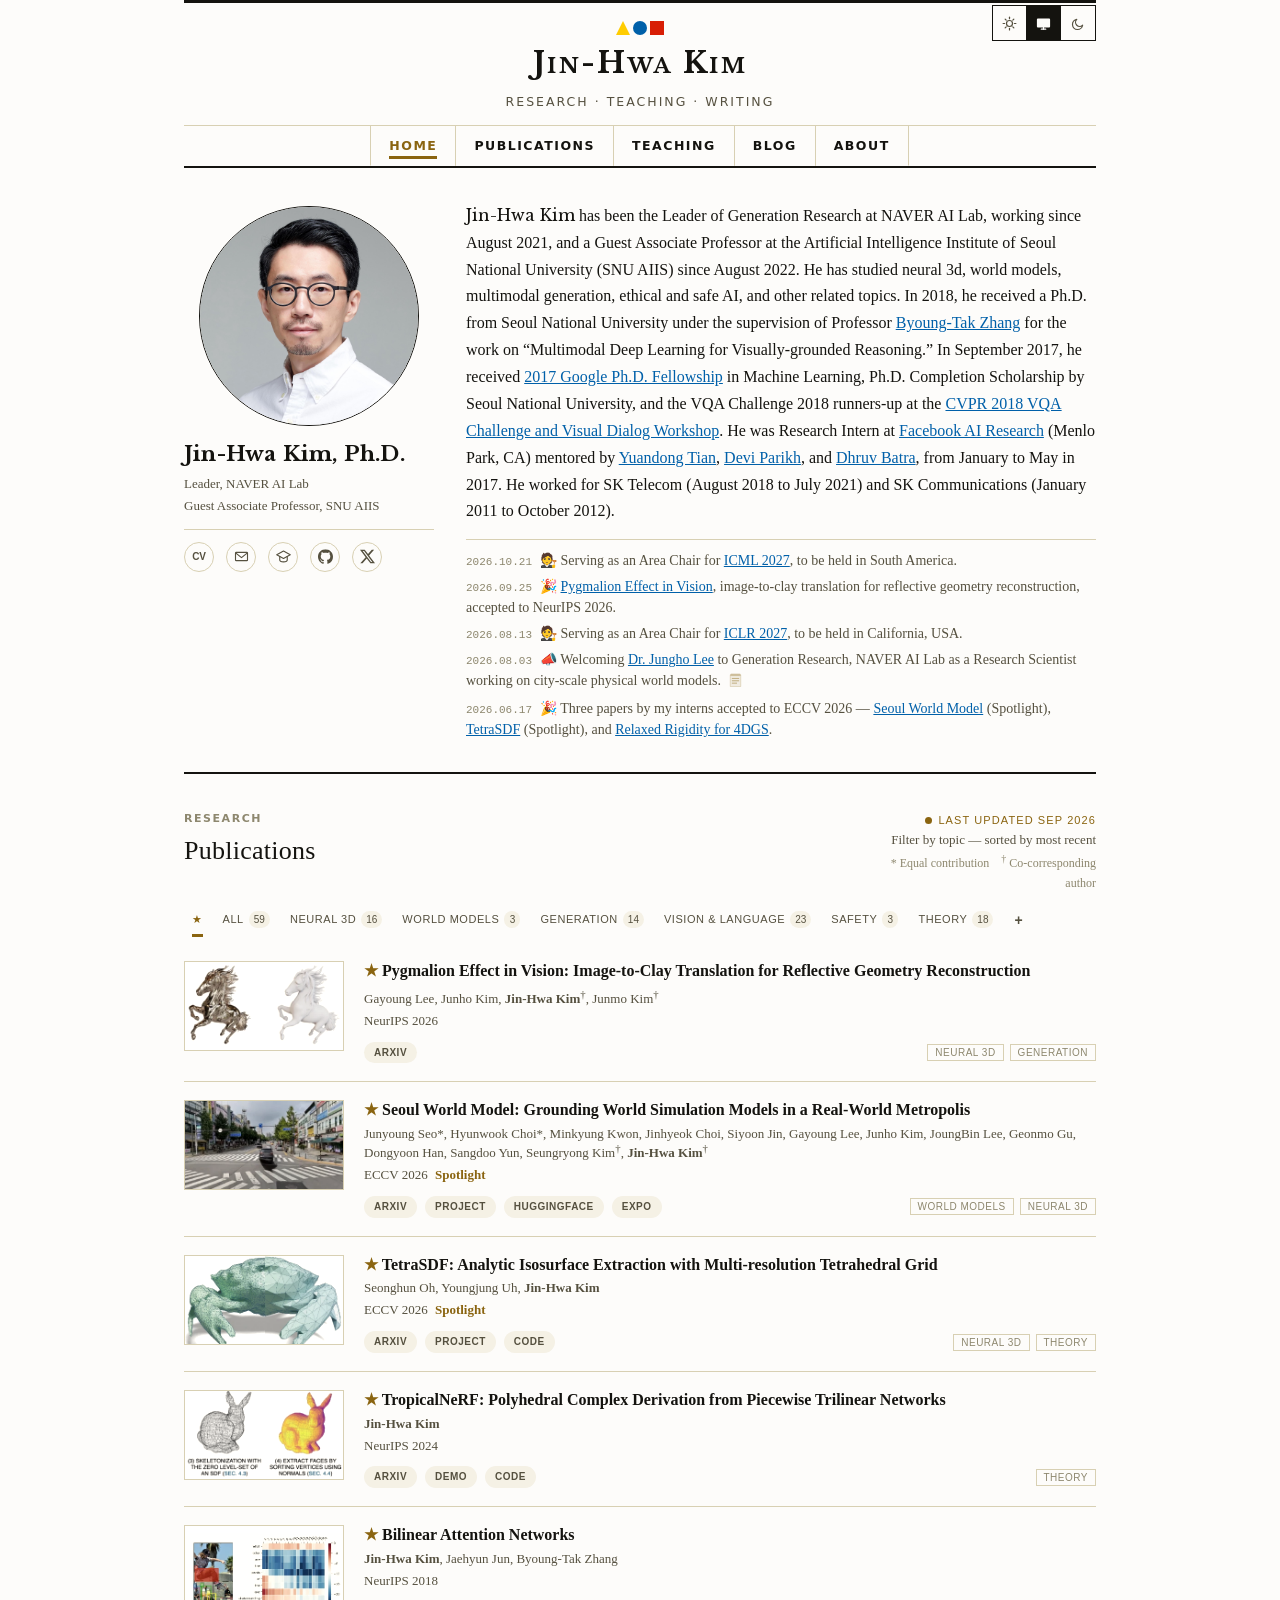
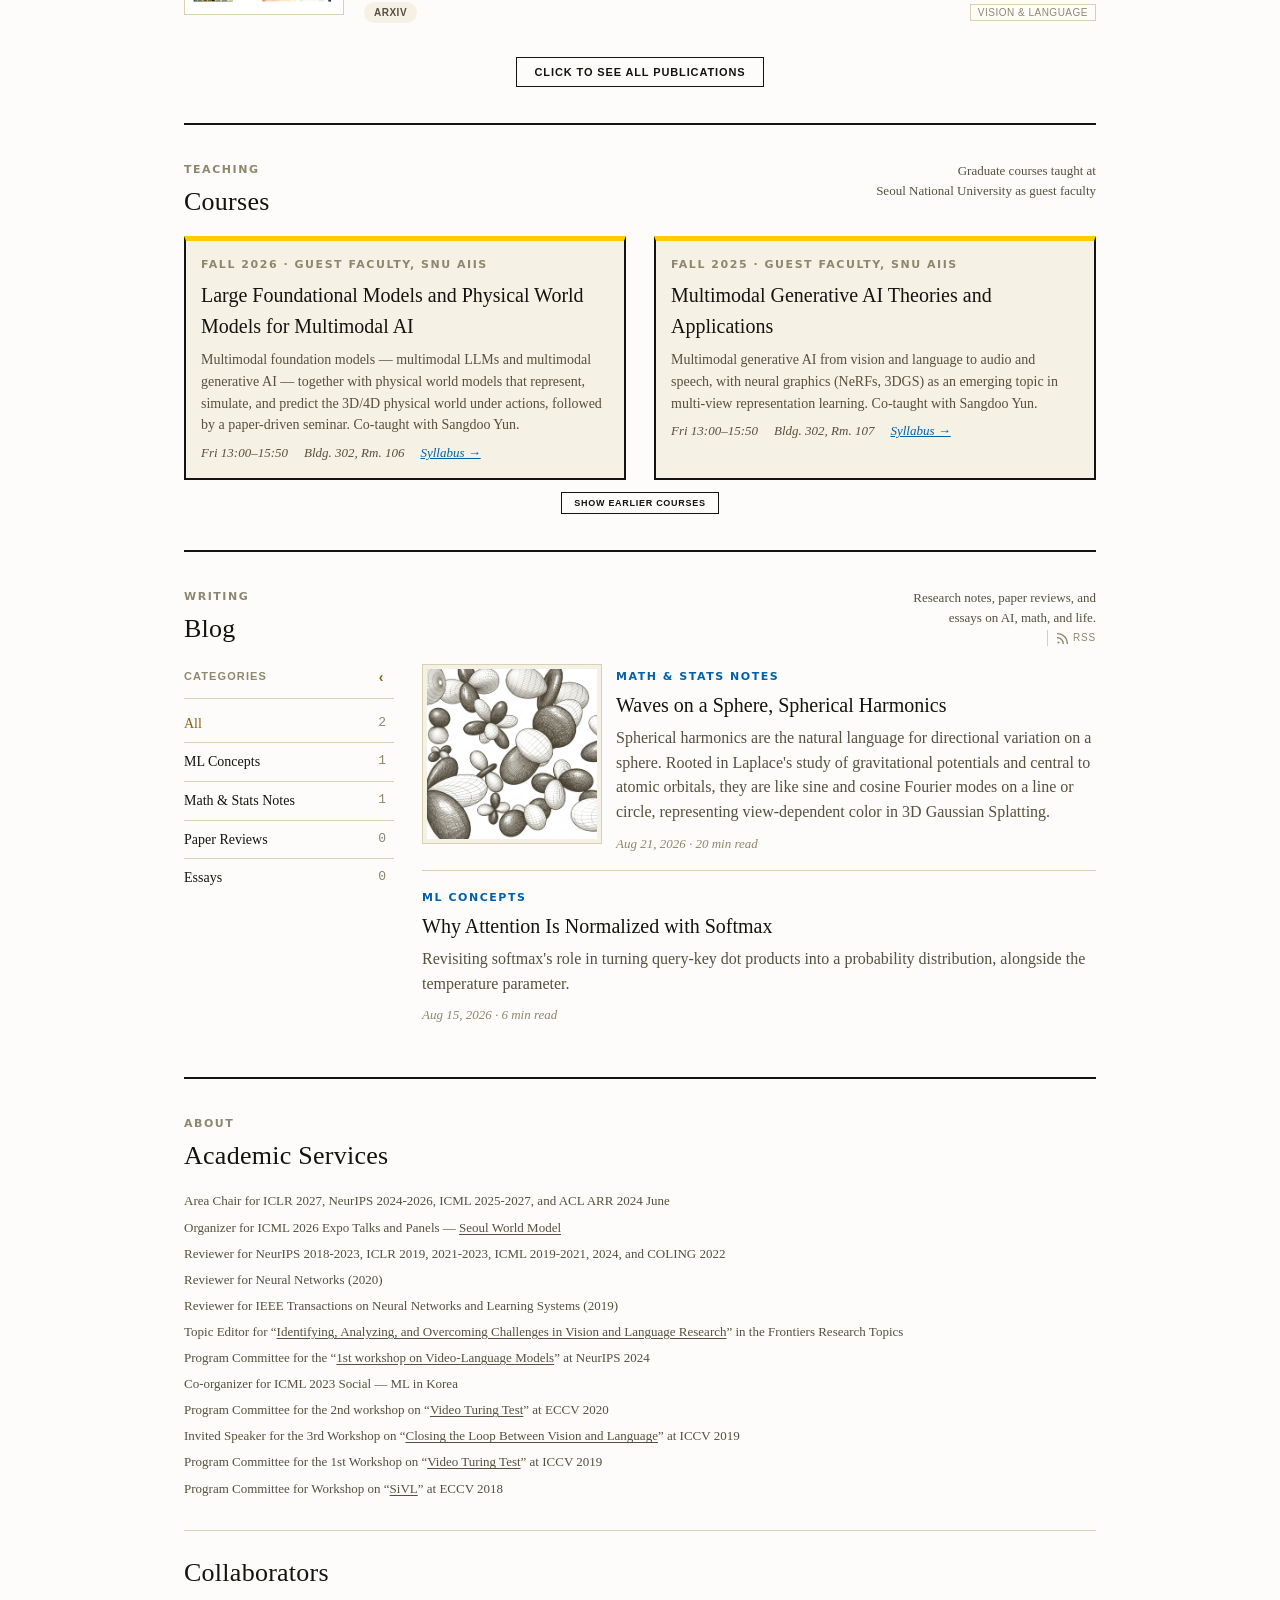
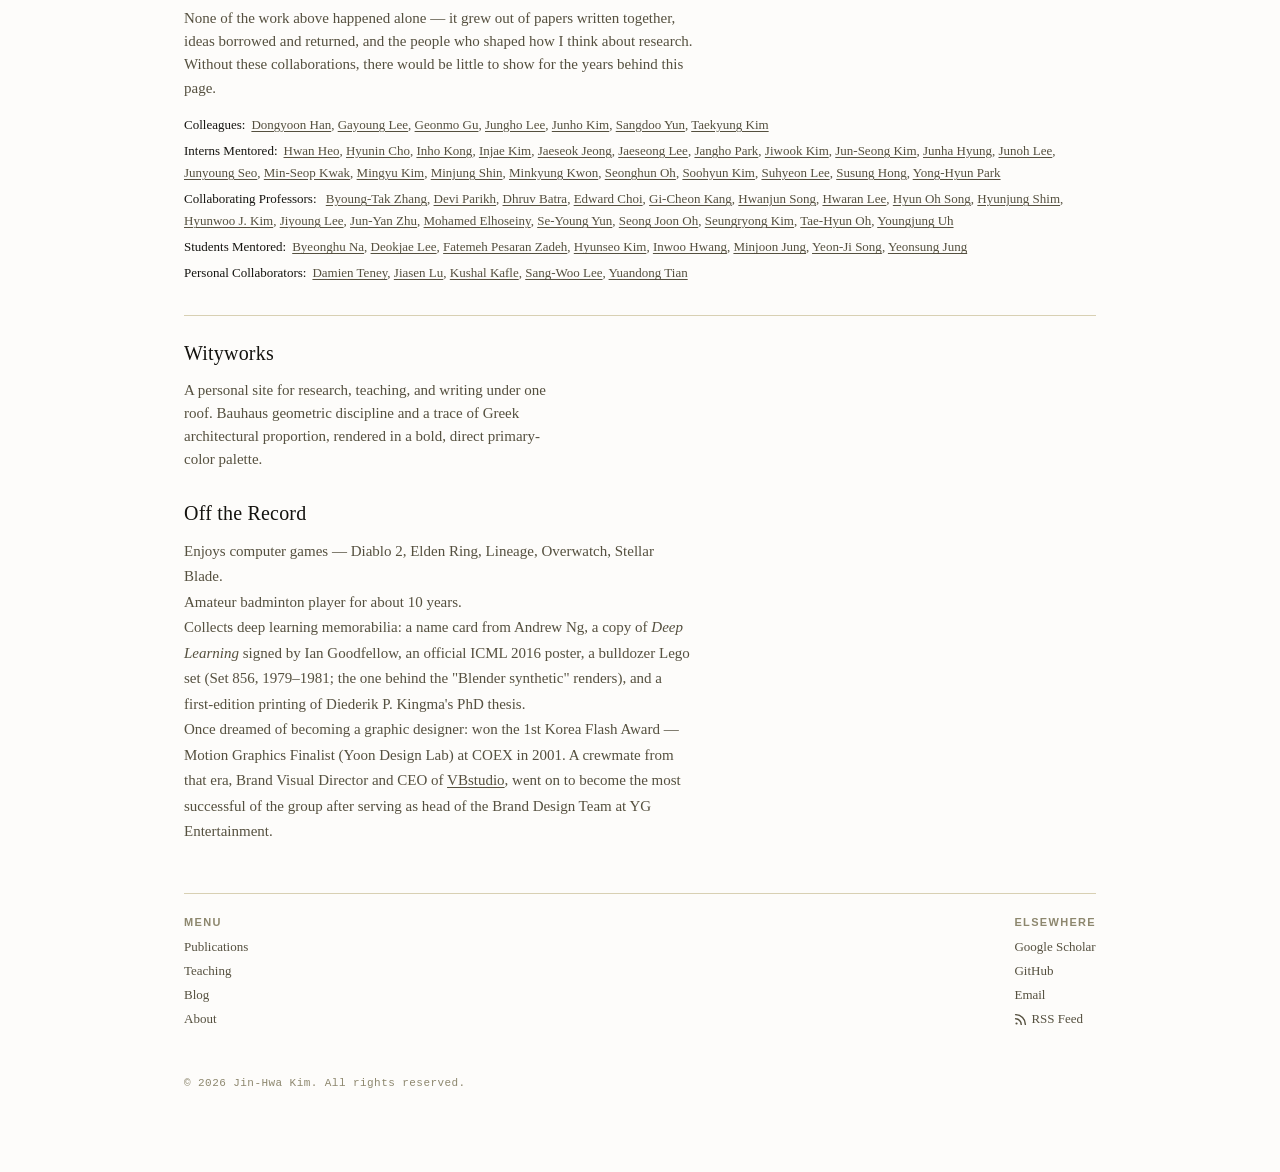
<file: index.html>
<!DOCTYPE html>
<html lang="en">
<head>
<!-- Google tag (gtag.js) -->
<script async src="https://www.googletagmanager.com/gtag/js?id=G-HKJT35GPJT"></script>
<script src="static/js/analytics.js"></script>
<script src="static/js/device-preview.js"></script>
<meta charset="utf-8">
<meta name="viewport" content="width=device-width, initial-scale=1">
<title>Jin-Hwa Kim</title>
<link rel="icon" href="static/img/favicon.ico" sizes="any">
<link rel="icon" type="image/svg+xml" href="static/img/favicon.svg">
<link rel="icon" type="image/png" sizes="16x16" href="static/img/favicon-16x16.png">
<link rel="icon" type="image/png" sizes="32x32" href="static/img/favicon-32x32.png">
<link rel="icon" type="image/png" sizes="192x192" href="static/img/favicon-192x192.png">
<link rel="apple-touch-icon" sizes="180x180" href="static/img/apple-touch-icon.png">
<link rel="manifest" href="static/img/site.webmanifest">
<link rel="alternate" type="application/rss+xml" title="Blog RSS Feed" href="/blog/rss.xml">
<link rel="stylesheet" href="static/css/style.css">
</head>
<body>
<div class="page">

  <header class="site">
    <div class="theme-toggle" role="group" aria-label="Theme">
      <button type="button" data-mode="light" aria-pressed="false" title="Light" aria-label="Light theme">
        <svg viewBox="0 0 20 20" stroke-width="1.6" stroke-linecap="round">
          <circle cx="10" cy="10" r="4"/>
          <line x1="10" y1="1.5" x2="10" y2="3.5"/>
          <line x1="10" y1="16.5" x2="10" y2="18.5"/>
          <line x1="1.5" y1="10" x2="3.5" y2="10"/>
          <line x1="16.5" y1="10" x2="18.5" y2="10"/>
          <line x1="4.2" y1="4.2" x2="5.6" y2="5.6"/>
          <line x1="14.4" y1="14.4" x2="15.8" y2="15.8"/>
          <line x1="4.2" y1="15.8" x2="5.6" y2="14.4"/>
          <line x1="14.4" y1="5.6" x2="15.8" y2="4.2"/>
        </svg>
      </button>
      <button type="button" data-mode="system" aria-pressed="false" title="System" aria-label="Use system setting">
        <svg viewBox="0 0 20 20" stroke-width="1.6" stroke-linecap="round" stroke-linejoin="round">
          <rect x="2" y="4" width="16" height="10.5" rx="0.5"/>
          <line x1="7" y1="17.5" x2="13" y2="17.5"/>
          <line x1="10" y1="14.5" x2="10" y2="17.5"/>
        </svg>
      </button>
      <button type="button" data-mode="dark" aria-pressed="false" title="Dark" aria-label="Dark theme">
        <svg viewBox="0 0 20 20" stroke-width="1.6" stroke-linejoin="round">
          <path d="M15.5 12.3A6.8 6.8 0 1 1 7.7 4.5a5.3 5.3 0 0 0 7.8 7.8Z"/>
        </svg>
      </button>
    </div>
    <div class="brand-row">
      <div class="emblem" aria-hidden="true">
        <svg width="48" height="14" viewBox="0 0 48 14"><polygon points="7,0 14,14 0,14" fill="#ffcc00"/><circle cx="24" cy="7" r="7" fill="#0060a9"/><rect x="34" width="14" height="14" fill="#d81e05"/></svg>
      </div>
      <a href="#" class="brand-name">Jin-Hwa Kim</a>
      <div class="brand-sub">Research · Teaching · Writing</div>
    </div>
  </header>

  <nav class="primary" aria-label="Primary">
    <a href="#home" aria-current="page">Home</a>
    <a href="#publications">Publications</a>
    <a href="#teaching">Teaching</a>
    <a href="#blog">Blog</a>
    <a href="#about">About</a>
  </nav>

  <section class="profile" id="home">
    <div class="profile-grid">
      <div class="profile-left">
        <div class="avatar"><img src="static/img/kim2023square_small.jpg" alt="Jin-Hwa Kim"></div>
        <h1 class="profile-name">Jin-Hwa Kim, Ph.D.</h1>
        <p class="profile-title">Leader, NAVER AI Lab</p>
        <p class="profile-affil">Guest Associate Professor, SNU AIIS</p>
        <ul class="profile-links">
          <li>
            <a class="cv-icon" href="https://drive.google.com/file/d/1CH4n2aZgFulAj-AJeGaflVx6B6wySx9V/view?usp=sharing" target="_blank" title="CV (PDF)">CV</a>
          </li>
          <li>
            <a href="mailto:j1nhwa.&lt;lastname&gt;@navercorp.com" title="Email">
              <svg viewBox="0 0 20 20" fill="none" stroke="currentColor" stroke-width="1.5" stroke-linecap="round" stroke-linejoin="round">
                <rect x="2" y="4.5" width="16" height="11" rx="1"/>
                <path d="M2.5 5.5l7.5 6 7.5-6"/>
              </svg>
              <span class="visually-hidden">Email</span>
            </a>
          </li>
          <li>
            <a href="https://scholar.google.com/citations?user=3f2wPekAAAAJ" target="_blank" title="Google Scholar">
              <svg viewBox="0 0 20 20" fill="none" stroke="currentColor" stroke-width="1.5" stroke-linejoin="round" style="transform: translateY(-0.25px);">
                <path d="M10 3L1 8l9 5 9-5-9-5z"/>
                <path d="M5 10.3V15c0 1.4 2.2 2.5 5 2.5s5-1.1 5-2.5v-4.7" stroke-linecap="round"/>
              </svg>
              <span class="visually-hidden">Google Scholar</span>
            </a>
          </li>
          <li>
            <a href="https://github.com/jnhwkim" target="_blank" title="GitHub">
              <svg viewBox="0 0 16 16" fill="currentColor" style="transform: translateY(0.2px);">
                <path d="M8 0C3.58 0 0 3.58 0 8c0 3.54 2.29 6.53 5.47 7.59.4.07.55-.17.55-.38 0-.19-.01-.82-.01-1.49-2.01.37-2.53-.49-2.69-.94-.09-.23-.48-.94-.82-1.13-.28-.15-.68-.52-.01-.53.63-.01 1.08.58 1.23.82.72 1.21 1.87.87 2.33.66.07-.52.28-.87.51-1.07-1.78-.2-3.64-.89-3.64-3.95 0-.87.31-1.59.82-2.15-.08-.2-.36-1.02.08-2.12 0 0 .67-.21 2.2.82.64-.18 1.32-.27 2-.27.68 0 1.36.09 2 .27 1.53-1.04 2.2-.82 2.2-.82.44 1.1.16 1.92.08 2.12.51.56.82 1.27.82 2.15 0 3.07-1.87 3.75-3.65 3.95.29.25.54.73.54 1.48 0 1.07-.01 1.93-.01 2.2 0 .21.15.46.55.38A8.013 8.013 0 0016 8c0-4.42-3.58-8-8-8z"/>
              </svg>
              <span class="visually-hidden">GitHub</span>
            </a>
          </li>
          <li>
            <a href="https://twitter.com/jnhwkim" target="_blank" title="Twitter / X">
              <svg viewBox="0 0 24 24" fill="currentColor">
                <path d="M18.901 1.153h3.68l-8.04 9.19L24 22.846h-7.406l-5.8-7.584-6.638 7.584H.474l8.6-9.83L0 1.154h7.594l5.243 6.932ZM17.61 20.644h2.039L6.486 3.24H4.298Z"/>
              </svg>
              <span class="visually-hidden">Twitter / X</span>
            </a>
          </li>
        </ul>
      </div>

      <div class="bio">
        <p><span class="bio-name">Jin-Hwa Kim</span> has been the Leader of Generation Research at NAVER AI Lab, working since August 2021, and a Guest Associate Professor at the Artificial Intelligence Institute of Seoul National University (SNU AIIS) since August 2022. He has studied neural 3d, world models, multimodal generation, ethical and safe AI, and other related topics. In 2018, he received a Ph.D. from Seoul National University under the supervision of Professor <a href="https://bi.snu.ac.kr/~btzhang/" target="_blank">Byoung-Tak Zhang</a> for the work on &ldquo;Multimodal Deep Learning for Visually-grounded Reasoning.&rdquo; In September 2017, he received <a href="https://ai.googleblog.com/2017/09/highlights-from-annual-google-phd.html" target="_blank">2017 Google Ph.D. Fellowship</a> in Machine Learning, Ph.D. Completion Scholarship by Seoul National University, and the VQA Challenge 2018 runners-up at the <a href="https://visualqa.org/workshop_2018.html" target="_blank">CVPR 2018 VQA Challenge and Visual Dialog Workshop</a>. He was Research Intern at <a href="https://research.fb.com/category/facebook-ai-research/" target="_blank">Facebook AI Research</a> (Menlo Park, CA) mentored by <a href="http://yuandong-tian.com" target="_blank">Yuandong Tian</a>, <a href="https://deviparikh.com/" target="_blank">Devi Parikh</a>, and <a href="https://www.cc.gatech.edu/~dbatra/" target="_blank">Dhruv Batra</a>, from January to May in 2017. He worked for SK Telecom (August 2018 to July 2021) and SK Communications (January 2011 to October 2012).
        <!-- In 2015, he received a Master of Science in Engineering degree from Seoul National University and, in 2011, a Bachelor of Engineering degree from Kwangwoon University (summa cum laude). -->
        </p>
        <ul class="news-list">
          <li><span class="news-date">2026.10.21</span>🧑‍⚖️ Serving as an Area Chair for <a href="https://icml.cc/Conferences/FutureMeetings" target="_blank">ICML 2027</a>, to be held in South America.</li>
          <li><span class="news-date">2026.09.25</span>🎉 <a href="https://arxiv.org/abs/2511.21098" target="_blank">Pygmalion Effect in Vision</a>, image-to-clay translation for reflective geometry reconstruction, accepted to NeurIPS 2026.</li>
          <li><span class="news-date">2026.08.13</span>🧑‍⚖️ Serving as an Area Chair for <a href="https://iclr.cc/Conferences/2027/" target="_blank">ICLR 2027</a>, to be held in California, USA.</li>
          <li><span class="news-date">2026.08.03</span>📣 Welcoming <a href="https://jho-yonsei.github.io/" target="_blank">Dr. Jungho Lee</a> to Generation Research, NAVER AI Lab as a Research Scientist working on city-scale physical world models. <span class="news-popover" tabindex="0"><span class="news-popover-trigger" aria-hidden="true"><svg viewBox="0 0 12 14" width="13" height="15"><rect x="1.3" y="1.8" width="9.4" height="1.6" rx="0.8" fill="var(--gold)" fill-opacity="0.55" stroke="color-mix(in srgb, var(--gold) 55%, white)" stroke-width="0.5"/><rect x="1" y="3.4" width="10" height="10" fill="var(--gold)" fill-opacity="0.14" stroke="color-mix(in srgb, var(--gold) 55%, white)" stroke-width="0.5"/><line x1="2.6" y1="6" x2="9.4" y2="6" stroke="var(--gold)" stroke-width="0.6"/><line x1="2.6" y1="8.2" x2="9.4" y2="8.2" stroke="var(--gold)" stroke-width="0.6"/><line x1="2.6" y1="10.4" x2="7.4" y2="10.4" stroke="var(--gold)" stroke-width="0.6"/></svg></span><div class="news-popover-box" role="tooltip"><div class="popover-inner">
            <p class="popover-date">3 Aug 2026</p>
            <p class="popover-headline">📣 Welcoming Dr. Jungho Lee to Generation Research, NAVER AI Lab!</p>
            <p>I'm excited to share that Jungho Lee has joined our team as a Research Scientist, starting on August 3. 🤗</p>
            <p>Jungho earned his Ph.D. in Electrical and Electronics Engineering from Yonsei University, where his work focused on 3D computer vision — building systems that can perceive, reconstruct, and understand the 3D world from real-world visual observations. His research has been recognized at top-tier venues including CVPR, ICCV, ECCV, and AAAI, including a CVPR 2025 Oral presentation.</p>
            <p>At Generation Research, Jungho will help push forward one of our most ambitious efforts: building a physical world model designed to understand and simulate real-world environments at city scale. This work sits at the heart of AI Lab's mission, spanning spatial intelligence to embodied AI.</p>
            <p>3D vision and world modeling are foundational to how AI will understand and interact with physical space, and Jungho's expertise is a great fit for where we're headed. Welcome aboard!</p>
            <p class="popover-foot">J.H.</p>
          </div></div></span></li>
          <li><span class="news-date">2026.06.17</span>🎉 Three papers by my interns accepted to ECCV 2026 — <a href="https://seoul-world-model.github.io/" target="_blank">Seoul World Model</a> (Spotlight), <a href="https://seonghunn.github.io/tetrasdf/" target="_blank">TetraSDF</a> (Spotlight), and <a href="https://leejunoh.com/R3G/" target="_blank">Relaxed Rigidity for 4DGS</a>.</li>
        </ul>
      </div>
    </div>
  </section>

  <!-- ================= PUBLICATIONS ================= -->
  <section class="block" id="publications">
    <div class="section-head">
      <div>
        <span class="label eyebrow">Research</span>
        <h2>Publications</h2>
      </div>
      <div class="note">
        <span class="updated-badge">Last updated Sep 2026</span>
        <div class="note-sub">
          Filter by topic — sorted by most recent<br/>
          <span class="pub-legend">* Equal contribution &nbsp;&nbsp; <sup>†</sup> Co-corresponding author</span>
        </div>
      </div>
    </div>

    <div class="pub-filters">
      <ul class="topic-filter">
        <li><a href="#" class="active" data-topic="featured"><span class="filter-label">★</span></a></li>
        <li><a href="#" data-topic="all"><span class="filter-label">All</span><span class="filter-count"></span></a></li>
        <li><a href="#" data-topic="neural-3d"><span class="filter-label">Neural 3D</span><span class="filter-count"></span></a></li>
        <li><a href="#" data-topic="world-models"><span class="filter-label">World Models</span><span class="filter-count"></span></a></li>
        <li><a href="#" data-topic="multimodal-generation"><span class="filter-label">Generation</span><span class="filter-count"></span></a></li>
        <li><a href="#" data-topic="vision-language"><span class="filter-label">Vision &amp; Language</span><span class="filter-count"></span></a></li>
        <li><a href="#" data-topic="diffusion-safety"><span class="filter-label">Safety</span><span class="filter-count"></span></a></li>
        <li><a href="#" data-topic="ml-theory"><span class="filter-label">Theory</span><span class="filter-count"></span></a></li>
        <li><button type="button" class="filter-expand" id="filter-expand-toggle" aria-expanded="false" aria-controls="filter-accordion" title="More filters">+</button></li>
      </ul>

      <div class="filter-accordion" id="filter-accordion" hidden>
        <div class="filter-accordion-group">
          <label class="filter-accordion-label" for="filter-year-select">Year</label>
          <select class="filter-select" id="filter-year-select">
            <option value="">Select year…</option>
            <option value="year:2026">2026 (11)</option>
            <option value="year:2025">2025 (3)</option>
            <option value="year:2024">2024 (13)</option>
            <option value="year:2023">2023 (8)</option>
            <option value="year:2022">2022 (8)</option>
            <option value="year:2021">2021 (2)</option>
            <option value="year:2020">2020 (1)</option>
            <option value="year:2019">2019 (3)</option>
            <option value="year:2018">2018 (2)</option>
            <option value="year:2017">2017 (4)</option>
            <option value="year:2016">2016 (4)</option>
            <option value="year:2015">2015 (1)</option>
          </select>
        </div>
        <div class="filter-accordion-group">
          <label class="filter-accordion-label filter-accordion-label--venue" for="filter-venue-select">Venue</label>
          <select class="filter-select" id="filter-venue-select">
            <option value="">Select venue…</option>
            <option value="venue:NeurIPS">NeurIPS (12)</option>
            <option value="venue:ECCV">ECCV (4)</option>
            <option value="venue:EMNLP">EMNLP (4)</option>
            <option value="venue:ICCV">ICCV (4)</option>
            <option value="venue:ICLR">ICLR (4)</option>
            <option value="venue:ICML">ICML (4)</option>
            <option value="venue:ACL">ACL (3)</option>
            <option value="venue:CVPR">CVPR (2)</option>
            <option value="venue:IJCAI">IJCAI (1)</option>
            <option value="venue:WACV">WACV (1)</option>
          </select>
        </div>
      </div>
    </div>

    <ul class="pub-list" id="pub-list">
      <li class="pub-item" data-topics="neural-3d multimodal-generation" data-featured="true" data-year="2026" data-venue="NeurIPS">
        <div class="pub-thumb" aria-hidden="true"><img src="static/img/pubs/pygmalion.webp" alt="" loading="lazy" decoding="async"></div>
        <div>
          <p class="pub-title">Pygmalion Effect in Vision: Image-to-Clay Translation for Reflective Geometry Reconstruction</p>
          <p class="pub-meta">Gayoung Lee, Junho Kim, <strong>Jin-Hwa Kim</strong><sup>†</sup>, Junmo Kim<sup>†</sup></p>
          <p class="pub-venue">NeurIPS 2026</p>
          <div class="pub-footer">
            <div class="pub-links"><a class="pub-btn" href="https://arxiv.org/abs/2511.21098" target="_blank">arXiv</a></div>
            <div class="pub-topics"><button type="button" class="pub-topic" data-topic="neural-3d">Neural 3D</button><button type="button" class="pub-topic" data-topic="multimodal-generation">Generation</button></div>
          </div>
        </div>
      </li>
      <li class="pub-item" data-topics="world-models neural-3d" data-featured="true" data-year="2026" data-venue="ECCV">
        <div class="pub-thumb" aria-hidden="true"><img src="static/img/pubs/seoul-world-model.webp" alt="" loading="lazy" decoding="async"></div>
        <div>
          <p class="pub-title">Seoul World Model: Grounding World Simulation Models in a Real-World Metropolis</p>
          <p class="pub-meta">Junyoung Seo*, Hyunwook Choi*, Minkyung Kwon, Jinhyeok Choi, Siyoon Jin, Gayoung Lee, Junho Kim, JoungBin Lee, Geonmo Gu, Dongyoon Han, Sangdoo Yun, Seungryong Kim<sup>†</sup>, <strong>Jin-Hwa Kim</strong><sup>†</sup></p>
          <p class="pub-venue">ECCV 2026 <span class="pub-honor">Spotlight</span></p>
          <div class="pub-footer">
            <div class="pub-links"><a class="pub-btn" href="https://arxiv.org/abs/2603.15583" target="_blank">arXiv</a><a class="pub-btn" href="https://seoul-world-model.github.io/" target="_blank">Project</a><a class="pub-btn" href="https://huggingface.co/papers/2603.15583" target="_blank">HuggingFace</a><a class="pub-btn" href="https://icml.cc/virtual/2026/75730" target="_blank">EXPO</a></div>
            <div class="pub-topics"><button type="button" class="pub-topic" data-topic="world-models">World Models</button><button type="button" class="pub-topic" data-topic="neural-3d">Neural 3D</button></div>
          </div>
        </div>
      </li>
      <li class="pub-item" data-topics="neural-3d ml-theory" data-featured="true" data-year="2026" data-venue="ECCV">
        <div class="pub-thumb" aria-hidden="true"><img src="static/img/pubs/tetrasdf.webp" alt="" loading="lazy" decoding="async"></div>
        <div>
          <p class="pub-title">TetraSDF: Analytic Isosurface Extraction with Multi-resolution Tetrahedral Grid</p>
          <p class="pub-meta">Seonghun Oh, Youngjung Uh, <strong>Jin-Hwa Kim</strong></p>
          <p class="pub-venue">ECCV 2026 <span class="pub-honor">Spotlight</span></p>
          <div class="pub-footer">
            <div class="pub-links"><a class="pub-btn" href="https://arxiv.org/abs/2511.16273" target="_blank">arXiv</a><a class="pub-btn" href="https://seonghunn.github.io/tetrasdf/" target="_blank">Project</a><a class="pub-btn" href="https://github.com/naver-ai/TetraSDF" target="_blank">Code</a></div>
            <div class="pub-topics"><button type="button" class="pub-topic" data-topic="neural-3d">Neural 3D</button><button type="button" class="pub-topic" data-topic="ml-theory">Theory</button></div>
          </div>
        </div>
      </li>
      <li class="pub-item" data-topics="neural-3d" data-year="2026" data-venue="ECCV">
        <div class="pub-thumb" aria-hidden="true"><img src="static/img/pubs/r3g.webp" alt="" loading="lazy" decoding="async"></div>
        <div>
          <p class="pub-title">Relaxed Rigidity with Ray-based Grouping for Dynamic Gaussian Splatting</p>
          <p class="pub-meta">Junoh Lee, Junmyeong Lee, Yeon-Ji Song, Inhwan Bae, Jisu Shin, Hae-Gon Jeon<sup>†</sup>, <strong>Jin-Hwa Kim</strong><sup>†</sup></p>
          <p class="pub-venue">ECCV 2026</p>
          <div class="pub-footer">
            <div class="pub-links"><a class="pub-btn" href="https://arxiv.org/abs/2603.24994" target="_blank">arXiv</a><a class="pub-btn" href="https://leejunoh.com/R3G/" target="_blank">Project</a><a class="pub-btn" href="https://github.com/naver-ai/R3G/" target="_blank">Code</a></div>
            <div class="pub-topics"><button type="button" class="pub-topic" data-topic="neural-3d">Neural 3D</button></div>
          </div>
        </div>
      </li>
      <li class="pub-item" data-topics="neural-3d world-models" data-year="2026" data-venue="ICML">
        <div class="pub-thumb" aria-hidden="true"><img src="static/img/pubs/kinematics.webp" alt="" loading="lazy" decoding="async"></div>
        <div>
          <p class="pub-title">Kinematics-Driven Gaussian Shape Deformation for Blurry Monocular Dynamic Scenes</p>
          <p class="pub-meta">Yeon-Ji Song, Kiyoung Kwon, Junoh Lee, <strong>Jin-Hwa Kim</strong><sup>†</sup>, Byoung-Tak Zhang<sup>†</sup></p>
          <p class="pub-venue">ICML 2026</p>
          <div class="pub-footer">
            <div class="pub-links"><a class="pub-btn" href="https://arxiv.org/abs/2605.08635" target="_blank">arXiv</a></div>
            <div class="pub-topics"><button type="button" class="pub-topic" data-topic="neural-3d">Neural 3D</button><button type="button" class="pub-topic" data-topic="world-models">World Models</button></div>
          </div>
        </div>
      </li>
      <li class="pub-item" data-topics="multimodal-generation neural-3d" data-year="2026" data-venue="CVPR">
        <div class="pub-thumb" aria-hidden="true"><img src="static/img/pubs/cameo.webp" alt="" loading="lazy" decoding="async"></div>
        <div>
          <p class="pub-title">CAMEO: Correspondence-Attention Alignment for Multi-View Diffusion Models</p>
          <p class="pub-meta">Minkyung Kwon, Jinhyeok Choi, Jiho Park, Seonghu Jeon, Jinhyuk Jang, Junyoung Seo, Minseop Kwak, <strong>Jin-Hwa Kim</strong><sup>†</sup>, Seungryong Kim<sup>†</sup></p>
          <p class="pub-venue">CVPR 2026</p>
          <div class="pub-footer">
            <div class="pub-links"><a class="pub-btn" href="https://arxiv.org/abs/2512.03045" target="_blank">arXiv</a><a class="pub-btn" href="https://cvlab-kaist.github.io/CAMEO/" target="_blank">Project</a></div>
            <div class="pub-topics"><button type="button" class="pub-topic" data-topic="multimodal-generation">Generation</button><button type="button" class="pub-topic" data-topic="neural-3d">Neural 3D</button></div>
          </div>
        </div>
      </li>
      <li class="pub-item" data-topics="multimodal-generation" data-year="2026" data-venue="ICLR">
        <div class="pub-thumb" aria-hidden="true"><img src="static/img/pubs/mvcustom.webp" alt="" loading="lazy" decoding="async"></div>
        <div>
          <p class="pub-title">MVCustom: Multi-View Customized Diffusion via Geometric Latent Rendering and Completion</p>
          <p class="pub-meta">Minjung Shin, Hyunin Cho, Sooyeon Go, <strong>Jin-Hwa Kim</strong>, Youngjung Uh</p>
          <p class="pub-venue">ICLR 2026</p>
          <div class="pub-footer">
            <div class="pub-links"><a class="pub-btn" href="https://arxiv.org/abs/2510.13702" target="_blank">arXiv</a><a class="pub-btn" href="https://minjung-s.github.io/mvcustom" target="_blank">Project</a></div>
            <div class="pub-topics"><button type="button" class="pub-topic" data-topic="multimodal-generation">Generation</button></div>
          </div>
        </div>
      </li>
      <li class="pub-item" data-topics="multimodal-generation neural-3d" data-year="2026" data-venue="ICLR">
        <div class="pub-thumb" aria-hidden="true"><img src="static/img/pubs/moai.webp" alt="" loading="lazy" decoding="async"></div>
        <div>
          <p class="pub-title">MoAI: Aligned Novel View Image and Geometry Synthesis via Cross-modal Attention Instillation</p>
          <p class="pub-meta">Min-Seop Kwak, Junho Kim, Sangdoo Yun, Dongyoon Han, Taekyung Kim, Seungryong Kim<sup>†</sup>, <strong>Jin-Hwa Kim</strong><sup>†</sup></p>
          <p class="pub-venue">ICLR 2026</p>
          <div class="pub-footer">
            <div class="pub-links"><a class="pub-btn" href="https://arxiv.org/abs/2506.11924" target="_blank">arXiv</a><a class="pub-btn" href="https://cvlab-kaist.github.io/MoAI/" target="_blank">Project</a></div>
            <div class="pub-topics"><button type="button" class="pub-topic" data-topic="multimodal-generation">Generation</button><button type="button" class="pub-topic" data-topic="neural-3d">Neural 3D</button></div>
          </div>
        </div>
      </li>
      <li class="pub-item" data-topics="vision-language" data-year="2026">
        <div class="pub-thumb" aria-hidden="true"><img src="static/img/pubs/hyperclovax-8b-omni.webp" alt="" loading="lazy" decoding="async"></div>
        <div>
          <p class="pub-title">HyperCLOVA X 8B Omni</p>
          <p class="pub-meta">NAVER Cloud HyperCLOVA X Team</p>
          <p class="pub-venue">arXiv preprint, 2026</p>
          <div class="pub-footer">
            <div class="pub-links"><a class="pub-btn" href="https://arxiv.org/abs/2601.01792" target="_blank">arXiv</a></div>
            <div class="pub-topics"><button type="button" class="pub-topic" data-topic="vision-language">Vision &amp; Language</button></div>
          </div>
        </div>
      </li>
      <li class="pub-item" data-topics="vision-language" data-year="2026">
        <div class="pub-thumb" aria-hidden="true"><img src="static/img/pubs/hyperclovax-32b-think.webp" alt="" loading="lazy" decoding="async"></div>
        <div>
          <p class="pub-title">HyperCLOVA X 32B Think</p>
          <p class="pub-meta">NAVER Cloud HyperCLOVA X Team</p>
          <p class="pub-venue">arXiv preprint, 2026</p>
          <div class="pub-footer">
            <div class="pub-links"><a class="pub-btn" href="https://arxiv.org/abs/2601.03286" target="_blank">arXiv</a></div>
            <div class="pub-topics"><button type="button" class="pub-topic" data-topic="vision-language">Vision &amp; Language</button></div>
          </div>
        </div>
      </li>
      <li class="pub-item" data-topics="neural-3d" data-year="2026">
        <div class="pub-thumb" aria-hidden="true"><img src="static/img/pubs/surface-uncertainty.webp" alt="" loading="lazy" decoding="async"></div>
        <div>
          <p class="pub-title">Surface-Based Visibility-Guided Uncertainty for Continuous 3D Active Neural Reconstruction</p>
          <p class="pub-meta">Hyunseo Kim, Hyeonseo Yang, Taekyung Kim, YoonSung Kim, Minsu Lee, <strong>Jin-Hwa Kim</strong><sup>†</sup>, Byoung-Tak Zhang<sup>†</sup></p>
          <p class="pub-venue">AAAI 2026 Workshop on AI with Biased or Scarce Data, <span class="pub-honor">Oral</span></p>
          <div class="pub-footer">
            <div class="pub-links"><a class="pub-btn" href="https://arxiv.org/abs/2405.02568" target="_blank">arXiv</a></div>
            <div class="pub-topics"><button type="button" class="pub-topic" data-topic="neural-3d">Neural 3D</button></div>
          </div>
        </div>
      </li>
      <li class="pub-item" data-topics="diffusion-safety" data-year="2025" data-venue="NeurIPS">
        <div class="pub-thumb" aria-hidden="true"><img src="static/img/pubs/stg.webp" alt="" loading="lazy" decoding="async"></div>
        <div>
          <p class="pub-title">Training-Free Safe Text Embedding Guidance for Text-to-Image Diffusion Models</p>
          <p class="pub-meta">Byeonghu Na, Mina Kang, Jiseok Kwak, Minsang Park, Jiwoo Shin, SeJoon Jun, Gayoung Lee, <strong>Jin-Hwa Kim</strong>, Il-Chul Moon</p>
          <p class="pub-venue">NeurIPS 2025</p>
          <div class="pub-footer">
            <div class="pub-links"><a class="pub-btn" href="https://arxiv.org/abs/2510.24012" target="_blank">arXiv</a></div>
            <div class="pub-topics"><button type="button" class="pub-topic" data-topic="diffusion-safety">Safety</button></div>
          </div>
        </div>
      </li>
      <li class="pub-item" data-topics="world-models" data-year="2025" data-venue="ICCV">
        <div class="pub-thumb" aria-hidden="true"><img src="static/img/pubs/ock.webp" alt="" loading="lazy" decoding="async"></div>
        <div>
          <p class="pub-title">OCK: Unsupervised Dynamic Video Prediction with Object-Centric Kinematics</p>
          <p class="pub-meta">Yeon-Ji Song, Jaein Kim, Suhyung Choi, <strong>Jin-Hwa Kim</strong><sup>†</sup>, Byoung-Tak Zhang<sup>†</sup></p>
          <p class="pub-venue">ICCV 2025</p>
          <div class="pub-footer">
            <div class="pub-links"><a class="pub-btn" href="https://arxiv.org/abs/2404.18423" target="_blank">arXiv</a></div>
            <div class="pub-topics"><button type="button" class="pub-topic" data-topic="world-models">World Models</button></div>
          </div>
        </div>
      </li>
      <li class="pub-item" data-topics="vision-language" data-year="2025" data-venue="WACV">
        <div class="pub-thumb" aria-hidden="true"><img src="static/img/pubs/bmdetr.webp" alt="" loading="lazy" decoding="async"></div>
        <div>
          <p class="pub-title">Background-aware Moment Detection for Video Moment Retrieval</p>
          <p class="pub-meta">Minjoon Jung, Youwon Jang, Seongho Choi, Joochan Kim, <strong>Jin-Hwa Kim</strong><sup>†</sup>, Byoung-Tak Zhang<sup>†</sup></p>
          <p class="pub-venue">WACV 2025</p>
          <div class="pub-footer">
            <div class="pub-links"><a class="pub-btn" href="https://arxiv.org/abs/2306.02728" target="_blank">arXiv</a></div>
            <div class="pub-topics"><button type="button" class="pub-topic" data-topic="vision-language">Vision &amp; Language</button></div>
          </div>
        </div>
      </li>
      <li class="pub-item" data-topics="ml-theory" data-featured="true" data-year="2024" data-venue="NeurIPS">
        <div class="pub-thumb" aria-hidden="true"><img src="static/img/pubs/tropicalnerf.webp" alt="" loading="lazy" decoding="async"></div>
        <div>
          <p class="pub-title">TropicalNeRF: Polyhedral Complex Derivation from Piecewise Trilinear Networks</p>
          <p class="pub-meta"><strong>Jin-Hwa Kim</strong></p>
          <p class="pub-venue">NeurIPS 2024</p>
          <div class="pub-footer">
            <div class="pub-links"><a class="pub-btn" href="https://arxiv.org/abs/2402.10403" target="_blank">arXiv</a><a class="pub-btn" href="https://naver-ai.github.io/tropical-nerf/" target="_blank">Demo</a><a class="pub-btn" href="https://github.com/naver-ai/tropical-nerf.pytorch" target="_blank">Code</a></div>
            <div class="pub-topics"><button type="button" class="pub-topic" data-topic="ml-theory">Theory</button></div>
          </div>
        </div>
      </li>
      <li class="pub-item" data-topics="ml-theory" data-year="2024" data-venue="NeurIPS">
        <div class="pub-thumb" aria-hidden="true"><img src="static/img/pubs/self-influence.webp" alt="" loading="lazy" decoding="async"></div>
        <div>
          <p class="pub-title">A Simple Remedy for Dataset Bias via Self-Influence: A Mislabeled Sample Perspective</p>
          <p class="pub-meta">Yeonsung Jung, Jaeyun Song, June Yong Yang, <strong>Jin-Hwa Kim</strong>, Sung-Yub Kim, Eunho Yang</p>
          <p class="pub-venue">NeurIPS 2024</p>
          <div class="pub-footer">
            <div class="pub-links"><a class="pub-btn" href="https://arxiv.org/abs/2411.00360" target="_blank">arXiv</a></div>
            <div class="pub-topics"><button type="button" class="pub-topic" data-topic="ml-theory">Theory</button></div>
          </div>
        </div>
      </li>
      <li class="pub-item" data-topics="diffusion-safety" data-year="2024" data-venue="NeurIPS">
        <div class="pub-thumb" aria-hidden="true"><img src="static/img/pubs/duo.webp" alt="" loading="lazy" decoding="async"></div>
        <div>
          <p class="pub-title">Direct Unlearning Optimization for Robust and Safe Text-to-Image Models</p>
          <p class="pub-meta">Yong-Hyun Park, Sangdoo Yun, <strong>Jin-Hwa Kim</strong>, Junho Kim, Geonhui Jang, Yonghyun Jeong, Junghyo Jo<sup>†</sup>, Gayoung Lee<sup>†</sup></p>
          <p class="pub-venue">NeurIPS 2024</p>
          <div class="pub-footer">
            <div class="pub-links"><a class="pub-btn" href="https://arxiv.org/abs/2407.21035" target="_blank">arXiv</a></div>
            <div class="pub-topics"><button type="button" class="pub-topic" data-topic="diffusion-safety">Safety</button></div>
          </div>
        </div>
      </li>
      <li class="pub-item" data-topics="neural-3d" data-year="2024" data-venue="NeurIPS">
        <div class="pub-thumb" aria-hidden="true"><img src="static/img/pubs/erankgs.webp" alt="" loading="lazy" decoding="async"></div>
        <div>
          <p class="pub-title">Effective Rank Analysis and Regularization for Enhanced 3D Gaussian Splatting</p>
          <p class="pub-meta">Junha Hyung, Susung Hong, Sungwon Hwang, Jaeseong Lee, Jaegul Choo<sup>†</sup>, <strong>Jin-Hwa Kim</strong><sup>†</sup></p>
          <p class="pub-venue">NeurIPS 2024</p>
          <div class="pub-footer">
            <div class="pub-links"><a class="pub-btn" href="https://arxiv.org/abs/2406.11672" target="_blank">arXiv</a><a class="pub-btn" href="https://junhahyung.github.io/erankgs.github.io/" target="_blank">Project</a></div>
            <div class="pub-topics"><button type="button" class="pub-topic" data-topic="neural-3d">Neural 3D</button></div>
          </div>
        </div>
      </li>
      <li class="pub-item" data-topics="vision-language" data-year="2024" data-venue="EMNLP">
        <div class="pub-thumb" aria-hidden="true"><img src="static/img/pubs/text2chart31.webp" alt="" loading="lazy" decoding="async"></div>
        <div>
          <p class="pub-title">Text2Chart31: Instruction Tuning for Chart Generation with Automatic Feedback</p>
          <p class="pub-meta">Fatemeh Pesaran Zadeh, Juyeon Kim, <strong>Jin-Hwa Kim</strong>, Gunhee Kim</p>
          <p class="pub-venue">EMNLP 2024 <span class="pub-honor">Oral</span></p>
          <div class="pub-footer">
            <div class="pub-links"><a class="pub-btn" href="https://arxiv.org/abs/2410.04064" target="_blank">arXiv</a></div>
            <div class="pub-topics"><button type="button" class="pub-topic" data-topic="vision-language">Vision &amp; Language</button></div>
          </div>
        </div>
      </li>
      <li class="pub-item" data-topics="neural-3d" data-year="2024">
        <div class="pub-thumb" aria-hidden="true"><img src="static/img/pubs/facthash.webp" alt="" loading="lazy" decoding="async"></div>
        <div>
          <p class="pub-title">Factorized Multi-Resolution HashGrid for Efficient Neural Radiance Fields: Execution on Edge-Devices</p>
          <p class="pub-meta">Jun-Seong Kim*, Mingyu Kim*, GeonU Kim, Tae-Hyun Oh<sup>†</sup>, <strong>Jin-Hwa Kim</strong><sup>†</sup></p>
          <p class="pub-venue">IEEE Robotics and Automation Letters (RA-L) 2024; ICRA 2025</p>
          <div class="pub-footer">
            <div class="pub-topics"><button type="button" class="pub-topic" data-topic="neural-3d">Neural 3D</button></div>
          </div>
        </div>
      </li>
      <li class="pub-item" data-topics="vision-language" data-year="2024" data-venue="ACL">
        <div class="pub-thumb" aria-hidden="true"><img src="static/img/pubs/timechara.webp" alt="" loading="lazy" decoding="async"></div>
        <div>
          <p class="pub-title">TimeChara: Evaluating Point-in-Time Character Hallucination of Role-Playing Large Language Models</p>
          <p class="pub-meta">Jaewoo Ahn, Taehyun Lee, Junyoung Lim, <strong>Jin-Hwa Kim</strong>, Sangdoo Yun, Hwaran Lee, Gunhee Kim</p>
          <p class="pub-venue">ACL 2024</p>
          <div class="pub-footer">
            <div class="pub-topics"><button type="button" class="pub-topic" data-topic="vision-language">Vision &amp; Language</button></div>
          </div>
        </div>
      </li>
      <li class="pub-item" data-topics="neural-3d" data-year="2024" data-venue="ICML">
        <div class="pub-thumb" aria-hidden="true"><img src="static/img/pubs/tensorrefine.webp" alt="" loading="lazy" decoding="async"></div>
        <div>
          <p class="pub-title">Synergistic Integration of Coordinate Network and Tensorial Feature for Improving Neural Radiance Fields from Sparse Inputs</p>
          <p class="pub-meta">Mingyu Kim, Jun-Seong Kim, Se-Young Yun<sup>†</sup>, <strong>Jin-Hwa Kim</strong><sup>†</sup></p>
          <p class="pub-venue">ICML 2024</p>
          <div class="pub-footer">
            <div class="pub-topics"><button type="button" class="pub-topic" data-topic="neural-3d">Neural 3D</button></div>
          </div>
        </div>
      </li>
      <li class="pub-item" data-topics="neural-3d ml-theory" data-year="2024" data-venue="ICML">
        <div class="pub-thumb" aria-hidden="true"><img src="static/img/pubs/prunerf.webp" alt="" loading="lazy" decoding="async"></div>
        <div>
          <p class="pub-title">PruNeRF: Segment-Centric Dataset Pruning via 3D Spatial Consistency</p>
          <p class="pub-meta">Yeonsung Jung, Heecheol Yun, Joonhyung Park, <strong>Jin-Hwa Kim</strong><sup>†</sup>, Eunho Yang<sup>†</sup></p>
          <p class="pub-venue">ICML 2024</p>
          <div class="pub-footer">
            <div class="pub-links"><a class="pub-btn" href="https://arxiv.org/abs/2406.00798" target="_blank">arXiv</a></div>
            <div class="pub-topics"><button type="button" class="pub-topic" data-topic="neural-3d">Neural 3D</button><button type="button" class="pub-topic" data-topic="ml-theory">Theory</button></div>
          </div>
        </div>
      </li>
      <li class="pub-item" data-topics="vision-language multimodal-generation" data-year="2024">
        <div class="pub-thumb" aria-hidden="true"><img src="static/img/pubs/viewcxr.webp" alt="" loading="lazy" decoding="async"></div>
        <div>
          <p class="pub-title">Vision-Language Generative Model for View-Specific Chest X-ray Generation</p>
          <p class="pub-meta">Hyungyung Lee, Da Young Lee, Wonjae Kim, <strong>Jin-Hwa Kim</strong>, Tackeun Kim, Jihang Kim, Leonard Sunwoo, Edward Choi</p>
          <p class="pub-venue">CHIL 2024</p>
          <div class="pub-footer">
            <div class="pub-links"><a class="pub-btn" href="https://arxiv.org/abs/2302.12172" target="_blank">arXiv</a></div>
            <div class="pub-topics"><button type="button" class="pub-topic" data-topic="vision-language">Vision &amp; Language</button><button type="button" class="pub-topic" data-topic="multimodal-generation">Generation</button></div>
          </div>
        </div>
      </li>
      <li class="pub-item" data-topics="neural-3d multimodal-generation" data-year="2024">
        <div class="pub-thumb" aria-hidden="true"><img src="static/img/pubs/gsd.webp" alt="" loading="lazy" decoding="async"></div>
        <div>
          <p class="pub-title">Geometry-Aware Score Distillation via 3D Consistent Noising and Gradient Consistency Modeling</p>
          <p class="pub-meta">Min-Seop Kwak, Donghoon Ahn, Inès Hyeonsu Kim, <strong>Jin-Hwa Kim</strong><sup>†</sup>, Seungryong Kim<sup>†</sup></p>
          <p class="pub-venue">arXiv preprint, 2024</p>
          <div class="pub-footer">
            <div class="pub-links"><a class="pub-btn" href="https://arxiv.org/abs/2406.16695" target="_blank">arXiv</a><a class="pub-btn" href="https://ku-cvlab.github.io/GSD/" target="_blank">Project</a></div>
            <div class="pub-topics"><button type="button" class="pub-topic" data-topic="neural-3d">Neural 3D</button><button type="button" class="pub-topic" data-topic="multimodal-generation">Generation</button></div>
          </div>
        </div>
      </li>
      <li class="pub-item" data-topics="neural-3d multimodal-generation" data-year="2024" data-venue="ICLR">
        <div class="pub-thumb" aria-hidden="true"><img src="static/img/pubs/3dfuse.webp" alt="" loading="lazy" decoding="async"></div>
        <div>
          <p class="pub-title">Let 2D Diffusion Model Know 3D-Consistency for Robust Text-to-3D Generation</p>
          <p class="pub-meta">Junyoung Seo*, Wooseok Jang*, Min-Seop Kwak*, Jaehoon Ko, Hyeonsu Kim, Junho Kim, <strong>Jin-Hwa Kim</strong><sup>†</sup>, Jiyoung Lee<sup>†</sup>, Seungryong Kim<sup>†</sup></p>
          <p class="pub-venue">ICLR 2024</p>
          <div class="pub-footer">
            <div class="pub-links"><a class="pub-btn" href="https://arxiv.org/abs/2303.07937" target="_blank">arXiv</a><a class="pub-btn" href="https://ku-cvlab.github.io/3DFuse/" target="_blank">Project</a><a class="pub-btn" href="https://github.com/KU-CVLAB/3DFuse" target="_blank">Code</a><a class="pub-btn" href="https://github.com/KU-CVLAB/3DFuse-threestudio" target="_blank">Threestudio</a></div>
            <div class="pub-topics"><button type="button" class="pub-topic" data-topic="neural-3d">Neural 3D</button><button type="button" class="pub-topic" data-topic="multimodal-generation">Generation</button></div>
          </div>
        </div>
      </li>
      <li class="pub-item" data-topics="vision-language" data-year="2024">
        <div class="pub-thumb" aria-hidden="true"><img src="static/img/pubs/hyperclovax-tech.webp" alt="" loading="lazy" decoding="async"></div>
        <div>
          <p class="pub-title">HyperCLOVA X Technical Report</p>
          <p class="pub-meta">NAVER Cloud HyperCLOVA X Team (396 authors)</p>
          <p class="pub-venue">arXiv preprint, 2024</p>
          <div class="pub-footer">
            <div class="pub-links"><a class="pub-btn" href="https://arxiv.org/abs/2404.01954" target="_blank">arXiv</a></div>
            <div class="pub-topics"><button type="button" class="pub-topic" data-topic="vision-language">Vision &amp; Language</button></div>
          </div>
        </div>
      </li>
      <li class="pub-item" data-topics="multimodal-generation" data-year="2023" data-venue="ICCV">
        <div class="pub-thumb" aria-hidden="true"><img src="static/img/pubs/dense-t2i.webp" alt="" loading="lazy" decoding="async"></div>
        <div>
          <p class="pub-title">Dense Text-to-Image Generation with Attention Modulation</p>
          <p class="pub-meta">Yunji Kim, Jiyoung Lee, <strong>Jin-Hwa Kim</strong>, Jung-Woo Ha, Jun-Yan Zhu</p>
          <p class="pub-venue">ICCV 2023</p>
          <div class="pub-footer">
            <div class="pub-links"><a class="pub-btn" href="https://arxiv.org/abs/2308.12964" target="_blank">arXiv</a></div>
            <div class="pub-topics"><button type="button" class="pub-topic" data-topic="multimodal-generation">Generation</button></div>
          </div>
        </div>
      </li>
      <li class="pub-item" data-topics="multimodal-generation" data-year="2023" data-venue="ICCV">
        <div class="pub-thumb pub-thumb--padded" aria-hidden="true"><img src="static/img/pubs/masked-generation.webp" alt="" loading="lazy" decoding="async"></div>
        <div>
          <p class="pub-title">Text-Conditioned Sampling Framework for Text-to-Image Generation with Masked Generative Models</p>
          <p class="pub-meta">Jaewoong Lee, Sangwon Jang, Jaehyeong Jo, Jaehong Yoon, Yunji Kim, <strong>Jin-Hwa Kim</strong>, Jung-Woo Ha, Sung Ju Hwang</p>
          <p class="pub-venue">ICCV 2023</p>
          <div class="pub-footer">
            <div class="pub-links"><a class="pub-btn" href="https://arxiv.org/abs/2304.01515" target="_blank">arXiv</a></div>
            <div class="pub-topics"><button type="button" class="pub-topic" data-topic="multimodal-generation">Generation</button></div>
          </div>
        </div>
      </li>
      <li class="pub-item" data-topics="neural-3d multimodal-generation" data-year="2023" data-venue="ICCV">
        <div class="pub-thumb" aria-hidden="true"><img src="static/img/pubs/blendnerf.webp" alt="" loading="lazy" decoding="async"></div>
        <div>
          <p class="pub-title">3D-aware Blending with Generative NeRFs</p>
          <p class="pub-meta">Hyunsu Kim, Gayoung Lee, Yunjey Choi, <strong>Jin-Hwa Kim</strong>, Jun-Yan Zhu</p>
          <p class="pub-venue">ICCV 2023</p>
          <div class="pub-footer">
            <div class="pub-links"><a class="pub-btn" href="https://arxiv.org/abs/2302.06608" target="_blank">arXiv</a></div>
            <div class="pub-topics"><button type="button" class="pub-topic" data-topic="neural-3d">Neural 3D</button><button type="button" class="pub-topic" data-topic="multimodal-generation">Generation</button></div>
          </div>
        </div>
      </li>
      <li class="pub-item" data-topics="neural-3d" data-year="2023" data-venue="ICML">
        <div class="pub-thumb" aria-hidden="true"><img src="static/img/pubs/pose-refinement.webp" alt="" loading="lazy" decoding="async"></div>
        <div>
          <p class="pub-title">Robust Camera Pose Refinement for Multi-Resolution Hash Encoding</p>
          <p class="pub-meta">Hwan Heo, Taekyung Kim, Jiyoung Lee, Jaewon Lee, Soohyun Kim, Hyunwoo J. Kim<sup>†</sup>, <strong>Jin-Hwa Kim</strong><sup>†</sup></p>
          <p class="pub-venue">ICML 2023</p>
          <div class="pub-footer">
            <div class="pub-links"><a class="pub-btn" href="https://arxiv.org/abs/2302.01571" target="_blank">arXiv</a></div>
            <div class="pub-topics"><button type="button" class="pub-topic" data-topic="neural-3d">Neural 3D</button></div>
          </div>
        </div>
      </li>
      <li class="pub-item" data-topics="vision-language diffusion-safety" data-year="2023" data-venue="ACL">
        <div class="pub-thumb" aria-hidden="true"><img src="static/img/pubs/red-teaming.webp" alt="" loading="lazy" decoding="async"></div>
        <div>
          <p class="pub-title">Query-Efficient Black-Box Red Teaming via Bayesian Optimization</p>
          <p class="pub-meta">Deokjae Lee, JunYeong Lee, Jung-Woo Ha, <strong>Jin-Hwa Kim</strong>, Sang-Woo Lee, Hwaran Lee, Hyun Oh Song</p>
          <p class="pub-venue">ACL 2023</p>
          <div class="pub-footer">
            <div class="pub-links"><a class="pub-btn" href="https://arxiv.org/abs/2305.17444" target="_blank">arXiv</a></div>
            <div class="pub-topics"><button type="button" class="pub-topic" data-topic="vision-language">Vision &amp; Language</button><button type="button" class="pub-topic" data-topic="diffusion-safety">Safety</button></div>
          </div>
        </div>
      </li>
      <li class="pub-item" data-topics="vision-language" data-year="2023" data-venue="CVPR">
        <div class="pub-thumb" aria-hidden="true"><img src="static/img/pubs/visual-dialog.webp" alt="" loading="lazy" decoding="async"></div>
        <div>
          <p class="pub-title">The Dialog Must Go On: Improving Visual Dialog via Generative Self-Training</p>
          <p class="pub-meta">Gi-Cheon Kang, Sungdong Kim, <strong>Jin-Hwa Kim</strong>, Donghyun Kwak, Byoung-Tak Zhang</p>
          <p class="pub-venue">CVPR 2023</p>
          <div class="pub-footer">
            <div class="pub-links"><a class="pub-btn" href="https://arxiv.org/abs/2205.12502" target="_blank">arXiv</a></div>
            <div class="pub-topics"><button type="button" class="pub-topic" data-topic="vision-language">Vision &amp; Language</button></div>
          </div>
        </div>
      </li>
      <li class="pub-item" data-topics="multimodal-generation" data-year="2023">
        <div class="pub-thumb" aria-hidden="true"><img src="static/img/pubs/panoramic-translation.webp" alt="" loading="lazy" decoding="async"></div>
        <div>
          <p class="pub-title">Panoramic Image-to-Image Translation</p>
          <p class="pub-meta">Soohyun Kim, Junho Kim, Taekyung Kim, Hwan Heo, Seungryong Kim<sup>†</sup>, Jiyoung Lee<sup>†</sup>, <strong>Jin-Hwa Kim</strong><sup>†</sup></p>
          <p class="pub-venue">arXiv preprint, 2023</p>
          <div class="pub-footer">
            <div class="pub-links"><a class="pub-btn" href="https://arxiv.org/abs/2304.04960" target="_blank">arXiv</a></div>
            <div class="pub-topics"><button type="button" class="pub-topic" data-topic="multimodal-generation">Generation</button></div>
          </div>
        </div>
      </li>
      <li class="pub-item" data-topics="vision-language" data-year="2023">
        <div class="pub-thumb" aria-hidden="true"><img src="static/img/pubs/semi-parametric-vgt.webp" alt="" loading="lazy" decoding="async"></div>
        <div>
          <p class="pub-title">Semi-Parametric Video-Grounded Text Generation</p>
          <p class="pub-meta">Sungdong Kim, <strong>Jin-Hwa Kim</strong>, Jiyoung Lee, Minjoon Seo</p>
          <p class="pub-venue">arXiv preprint, 2023</p>
          <div class="pub-footer">
            <div class="pub-links"><a class="pub-btn" href="https://arxiv.org/abs/2301.11507" target="_blank">arXiv</a></div>
            <div class="pub-topics"><button type="button" class="pub-topic" data-topic="vision-language">Vision &amp; Language</button></div>
          </div>
        </div>
      </li>
      <li class="pub-item" data-topics="ml-theory vision-language" data-year="2022" data-venue="EMNLP">
        <div class="pub-thumb" aria-hidden="true"><img src="static/img/pubs/alpha-tuning.webp" alt="" loading="lazy" decoding="async"></div>
        <div>
          <p class="pub-title">AlphaTuning: Quantization-Aware Parameter-Efficient Adaptation of Large-Scale Pre-Trained Language Models</p>
          <p class="pub-meta">Se Jung Kwon, Jeonghoon Kim, Jeongin Bae, Kang Min Yoo, <strong>Jin-Hwa Kim</strong>, Baeseong Park, Byeongwook Kim, Jung-Woo Ha, Nako Sung, Dongsoo Lee</p>
          <p class="pub-venue">Findings of EMNLP 2022</p>
          <div class="pub-footer">
            <div class="pub-links"><a class="pub-btn" href="https://arxiv.org/abs/2210.03858" target="_blank">arXiv</a></div>
            <div class="pub-topics"><button type="button" class="pub-topic" data-topic="ml-theory">Theory</button><button type="button" class="pub-topic" data-topic="vision-language">Vision &amp; Language</button></div>
          </div>
        </div>
      </li>
      <li class="pub-item" data-topics="vision-language" data-year="2022" data-venue="EMNLP">
        <div class="pub-thumb" aria-hidden="true"><img src="static/img/pubs/modal-specific-query.webp" alt="" loading="lazy" decoding="async"></div>
        <div>
          <p class="pub-title">Modal-Specific Pseudo Query Generation for Video Corpus Moment Retrieval</p>
          <p class="pub-meta">Minjoon Jung, Seongho Choi, Joochan Kim, <strong>Jin-Hwa Kim</strong><sup>†</sup>, Byoung-Tak Zhang<sup>†</sup></p>
          <p class="pub-venue">EMNLP 2022</p>
          <div class="pub-footer">
            <div class="pub-topics"><button type="button" class="pub-topic" data-topic="vision-language">Vision &amp; Language</button></div>
          </div>
        </div>
      </li>
      <li class="pub-item" data-topics="ml-theory" data-year="2022" data-venue="NeurIPS">
        <div class="pub-thumb" aria-hidden="true"><img src="static/img/pubs/selec-mix.webp" alt="" loading="lazy" decoding="async"></div>
        <div>
          <p class="pub-title">SelecMix: Debiased Learning by Contradicting-pair Sampling</p>
          <p class="pub-meta">Inwoo Hwang, Sangjun Lee, Yunhyeok Kwak, Seong Joon Oh, Damien Teney, <strong>Jin-Hwa Kim</strong><sup>†</sup>, Byoung-Tak Zhang<sup>†</sup></p>
          <p class="pub-venue">NeurIPS 2022</p>
          <div class="pub-footer">
            <div class="pub-links"><a class="pub-btn" href="https://arxiv.org/abs/2211.02291" target="_blank">arXiv</a></div>
            <div class="pub-topics"><button type="button" class="pub-topic" data-topic="ml-theory">Theory</button></div>
          </div>
        </div>
      </li>
      <li class="pub-item" data-topics="multimodal-generation ml-theory" data-year="2022" data-venue="NeurIPS">
        <div class="pub-thumb" aria-hidden="true"><img src="static/img/pubs/mutual-information-divergence.webp" alt="" loading="lazy" decoding="async"></div>
        <div>
          <p class="pub-title">Mutual Information Divergence: A Unified Metric for Multimodal Generative Models</p>
          <p class="pub-meta"><strong>Jin-Hwa Kim</strong>*<sup>†</sup>, Yunji Kim, Jiyoung Lee, Kang Min Yoo, Sang-Woo Lee</p>
          <p class="pub-venue">NeurIPS 2022</p>
          <div class="pub-footer">
            <div class="pub-links"><a class="pub-btn" href="https://arxiv.org/abs/2205.13445" target="_blank">arXiv</a></div>
            <div class="pub-topics"><button type="button" class="pub-topic" data-topic="multimodal-generation">Generation</button><button type="button" class="pub-topic" data-topic="ml-theory">Theory</button></div>
          </div>
        </div>
      </li>
      <li class="pub-item" data-topics="ml-theory" data-year="2022" data-venue="NeurIPS">
        <div class="pub-thumb" aria-hidden="true"><img src="static/img/pubs/cross-domain-fsl.webp" alt="" loading="lazy" decoding="async"></div>
        <div>
          <p class="pub-title">Understanding Cross-Domain Few-Shot Learning Based on Domain Similarity and Few-Shot Difficulty</p>
          <p class="pub-meta">Jaehoon Oh*, Sungnyun Kim*, Namgyu Ho*, <strong>Jin-Hwa Kim</strong>, Hwanjun Song, Se-Young Yun</p>
          <p class="pub-venue">NeurIPS 2022</p>
          <div class="pub-footer">
            <div class="pub-links"><a class="pub-btn" href="https://arxiv.org/abs/2202.01339" target="_blank">arXiv</a></div>
            <div class="pub-topics"><button type="button" class="pub-topic" data-topic="ml-theory">Theory</button></div>
          </div>
        </div>
      </li>
      <li class="pub-item" data-topics="ml-theory" data-year="2022">
        <div class="pub-thumb" aria-hidden="true"><img src="static/img/pubs/refine.webp" alt="" loading="lazy" decoding="async"></div>
        <div>
          <p class="pub-title">ReFine: Re-randomization before Fine-tuning for Cross-domain Few-shot Learning</p>
          <p class="pub-meta">Jaehoon Oh*, Sungnyun Kim*, Namgyu Ho*, <strong>Jin-Hwa Kim</strong>, Hwanjun Song, Se-Young Yun</p>
          <p class="pub-venue">CIKM 2022</p>
          <div class="pub-footer">
            <div class="pub-links"><a class="pub-btn" href="https://arxiv.org/abs/2205.05282" target="_blank">arXiv</a></div>
            <div class="pub-topics"><button type="button" class="pub-topic" data-topic="ml-theory">Theory</button></div>
          </div>
        </div>
      </li>
      <li class="pub-item" data-topics="ml-theory" data-year="2022">
        <div class="pub-thumb" aria-hidden="true"><img src="static/img/pubs/kd-gender-bias.webp" alt="" loading="lazy" decoding="async"></div>
        <div>
          <p class="pub-title">Why Knowledge Distillation Amplifies Gender Bias and How to Mitigate from the Perspective of DistilBERT</p>
          <p class="pub-meta">Jaimeen Ahn, Hwaran Lee, <strong>Jin-Hwa Kim</strong>, Alice Oh</p>
          <p class="pub-venue">NAACL 2022 Workshop (GeBNLP)</p>
          <div class="pub-footer">
            <div class="pub-links"><a class="pub-btn" href="https://aclanthology.org/2022.gebnlp-1.27/" target="_blank">PDF</a></div>
            <div class="pub-topics"><button type="button" class="pub-topic" data-topic="ml-theory">Theory</button></div>
          </div>
        </div>
      </li>
      <li class="pub-item" data-topics="ml-theory" data-year="2022" data-venue="IJCAI">
        <div class="pub-thumb" aria-hidden="true"><img src="static/img/pubs/logit-mixing.webp" alt="" loading="lazy" decoding="async"></div>
        <div>
          <p class="pub-title">Logit Mixing Training for More Reliable and Accurate Prediction</p>
          <p class="pub-meta">Duhyeon Bang, Kyungjune Baek, Jiwoo Kim, Yunho Jeon, <strong>Jin-Hwa Kim</strong>, Jiwon Kim, Jongwuk Lee, Hyunjung Shim</p>
          <p class="pub-venue">IJCAI 2022</p>
          <div class="pub-footer">
            <div class="pub-topics"><button type="button" class="pub-topic" data-topic="ml-theory">Theory</button></div>
          </div>
        </div>
      </li>
      <li class="pub-item" data-topics="vision-language" data-year="2021" data-venue="EMNLP">
        <div class="pub-thumb" aria-hidden="true"><img src="static/img/pubs/reasoning-visual-dialog.webp" alt="" loading="lazy" decoding="async"></div>
        <div>
          <p class="pub-title">Reasoning Visual Dialog with Sparse Graph Learning and Knowledge Transfer</p>
          <p class="pub-meta">Gi-Cheon Kang, Junseok Park, Hwaran Lee, Byoung-Tak Zhang<sup>†</sup>, <strong>Jin-Hwa Kim</strong><sup>†</sup></p>
          <p class="pub-venue">Findings of EMNLP 2021</p>
          <div class="pub-footer">
            <div class="pub-links"><a class="pub-btn" href="https://arxiv.org/abs/2004.06698" target="_blank">arXiv</a></div>
            <div class="pub-topics"><button type="button" class="pub-topic" data-topic="vision-language">Vision &amp; Language</button></div>
          </div>
        </div>
      </li>
      <li class="pub-item" data-topics="ml-theory" data-year="2021">
        <div class="pub-thumb" aria-hidden="true"><img src="static/img/pubs/semi-orthogonal.webp" alt="" loading="lazy" decoding="async"></div>
        <div>
          <p class="pub-title">Semi-orthogonal Embedding for Efficient Unsupervised Anomaly Segmentation</p>
          <p class="pub-meta"><strong>Jin-Hwa Kim</strong>, Do-Hyeong Kim, Saehoon Yi, Taehoon Lee</p>
          <p class="pub-venue">arXiv preprint, 2021</p>
          <div class="pub-footer">
            <div class="pub-links"><a class="pub-btn" href="https://arxiv.org/abs/2105.14737" target="_blank">arXiv</a></div>
            <div class="pub-topics"><button type="button" class="pub-topic" data-topic="ml-theory">Theory</button></div>
          </div>
        </div>
      </li>
      <li class="pub-item" data-topics="ml-theory" data-year="2020">
        <div class="pub-thumb" aria-hidden="true"><img src="static/img/pubs/multi-step-meta.webp" alt="" loading="lazy" decoding="async"></div>
        <div>
          <p class="pub-title">Multi-step Estimation for Gradient-based Meta-learning</p>
          <p class="pub-meta"><strong>Jin-Hwa Kim</strong>, Junyoung Park, Yongseok Choi</p>
          <p class="pub-venue">arXiv preprint, 2020</p>
          <div class="pub-footer">
            <div class="pub-links"><a class="pub-btn" href="https://arxiv.org/abs/2006.04298" target="_blank">arXiv</a></div>
            <div class="pub-topics"><button type="button" class="pub-topic" data-topic="ml-theory">Theory</button></div>
          </div>
        </div>
      </li>
      <li class="pub-item" data-topics="vision-language multimodal-generation" data-year="2019" data-venue="ACL">
        <div class="pub-thumb" aria-hidden="true"><img src="static/img/pubs/codraw.webp" alt="" loading="lazy" decoding="async"></div>
        <div>
          <p class="pub-title">CoDraw: Collaborative Drawing as a Testbed for Grounded Goal-driven Communication</p>
          <p class="pub-meta"><strong>Jin-Hwa Kim*</strong>, Nikita Kitaev*, Xinlei Chen, Marcus Rohrbach, Byoung-Tak Zhang, Yuandong Tian, Dhruv Batra, Devi Parikh</p>
          <p class="pub-venue">ACL 2019</p>
          <div class="pub-footer">
            <div class="pub-links"><a class="pub-btn" href="https://arxiv.org/abs/1712.05558" target="_blank">arXiv</a></div>
            <div class="pub-topics"><button type="button" class="pub-topic" data-topic="vision-language">Vision &amp; Language</button><button type="button" class="pub-topic" data-topic="multimodal-generation">Generation</button></div>
          </div>
        </div>
      </li>
      <li class="pub-item" data-topics="vision-language" data-year="2019">
        <div class="pub-thumb" aria-hidden="true"><img src="static/img/pubs/relational-bilinear.webp" alt="" loading="lazy" decoding="async"></div>
        <div>
          <p class="pub-title">Relational Bilinear Attention Networks with the Assumption of Linear Compositionality</p>
          <p class="pub-meta"><strong>Jin-Hwa Kim</strong>, Jaesun Park, Jaehyun Jun, Jiwon Kim</p>
          <p class="pub-venue">CVPR 2019 Workshop (VQA &amp; Dialog)</p>
          <div class="pub-footer">
            <div class="pub-topics"><button type="button" class="pub-topic" data-topic="vision-language">Vision &amp; Language</button></div>
          </div>
        </div>
      </li>
      <li class="pub-item" data-topics="vision-language" data-year="2019">
        <div class="pub-thumb" aria-hidden="true"><img src="static/img/pubs/korean-vqa-blind.webp" alt="" loading="lazy" decoding="async"></div>
        <div>
          <p class="pub-title">Korean Localization of Visual Question Answering for Blind People</p>
          <p class="pub-meta"><strong>Jin-Hwa Kim</strong>, Soohyun Lim, Jaesun Park, Hansu Cho</p>
          <p class="pub-venue">NeurIPS 2019 Workshop (AI for Social Good)</p>
          <div class="pub-footer">
            <div class="pub-links"><a class="pub-btn" href="https://aiforsocialgood.github.io/neurips2019/accepted/track1/pdfs/44_aisg_neurips2019.pdf" target="_blank">PDF</a></div>
            <div class="pub-topics"><button type="button" class="pub-topic" data-topic="vision-language">Vision &amp; Language</button></div>
          </div>
        </div>
      </li>
      <li class="pub-item" data-topics="vision-language" data-year="2018" data-venue="ECCV">
        <div class="pub-thumb" aria-hidden="true"><img src="static/img/pubs/mdam.webp" alt="" loading="lazy" decoding="async"></div>
        <div>
          <p class="pub-title">Multimodal Dual Attention Memory for Video Story Question Answering</p>
          <p class="pub-meta">Kyung-Min Kim, Seong-Ho Choi, <strong>Jin-Hwa Kim</strong>, Byoung-Tak Zhang</p>
          <p class="pub-venue">ECCV 2018</p>
          <div class="pub-footer">
            <div class="pub-links"><a class="pub-btn" href="https://arxiv.org/abs/1809.07999" target="_blank">arXiv</a></div>
            <div class="pub-topics"><button type="button" class="pub-topic" data-topic="vision-language">Vision &amp; Language</button></div>
          </div>
        </div>
      </li>
      <li class="pub-item" data-topics="vision-language" data-featured="true" data-year="2018" data-venue="NeurIPS">
        <div class="pub-thumb" aria-hidden="true"><img src="static/img/pubs/ban.webp" alt="" loading="lazy" decoding="async"></div>
        <div>
          <p class="pub-title">Bilinear Attention Networks</p>
          <p class="pub-meta"><strong>Jin-Hwa Kim</strong>, Jaehyun Jun, Byoung-Tak Zhang</p>
          <p class="pub-venue">NeurIPS 2018</p>
          <div class="pub-footer">
            <div class="pub-links"><a class="pub-btn" href="https://arxiv.org/abs/1805.07932" target="_blank">arXiv</a></div>
            <div class="pub-topics"><button type="button" class="pub-topic" data-topic="vision-language">Vision &amp; Language</button></div>
          </div>
        </div>
      </li>
      <li class="pub-item" data-topics="vision-language ml-theory" data-year="2017">
        <div class="pub-thumb" aria-hidden="true"><img src="static/img/pubs/visual-explanations.webp" alt="" loading="lazy" decoding="async"></div>
        <div>
          <p class="pub-title">Visual Explanations from Hadamard Product in Multimodal Deep Networks</p>
          <p class="pub-meta"><strong>Jin-Hwa Kim</strong>, Byoung-Tak Zhang</p>
          <p class="pub-venue">NIPS 2017 Workshop (ViGIL)</p>
          <div class="pub-footer">
            <div class="pub-links"><a class="pub-btn" href="https://arxiv.org/abs/1712.06228" target="_blank">arXiv</a></div>
            <div class="pub-topics"><button type="button" class="pub-topic" data-topic="vision-language">Vision &amp; Language</button><button type="button" class="pub-topic" data-topic="ml-theory">Theory</button></div>
          </div>
        </div>
      </li>
      <li class="pub-item" data-topics="vision-language" data-year="2017">
        <div class="pub-thumb" aria-hidden="true"><img src="static/img/pubs/large-scale-rnn.webp" alt="" loading="lazy" decoding="async"></div>
        <div>
          <p class="pub-title">Large-Scale Text Classification with Deep Neural Networks</p>
          <p class="pub-meta">Hwiyeol Jo, <strong>Jin-Hwa Kim</strong>, Kyung-Min Kim, Jeong-Ho Chang, Jae-Hong Eom, Byoung-Tak Zhang</p>
          <p class="pub-venue">KIISE Transactions on Computing Practices, Vol. 23, No. 5, 2017</p>
          <div class="pub-footer">
            <div class="pub-topics"><button type="button" class="pub-topic" data-topic="vision-language">Vision &amp; Language</button></div>
          </div>
        </div>
      </li>
      <li class="pub-item" data-topics="vision-language ml-theory" data-year="2017" data-venue="ICLR">
        <div class="pub-thumb" aria-hidden="true"><img src="static/img/pubs/hadamard-product.webp" alt="" loading="lazy" decoding="async"></div>
        <div>
          <p class="pub-title">Hadamard Product for Low-rank Bilinear Pooling</p>
          <p class="pub-meta"><strong>Jin-Hwa Kim</strong>, Kyoung Woon On, Woosang Lim, Jeonghee Kim, Jung-Woo Ha, Byoung-Tak Zhang</p>
          <p class="pub-venue">ICLR 2017</p>
          <div class="pub-footer">
            <div class="pub-links"><a class="pub-btn" href="https://arxiv.org/abs/1610.04325" target="_blank">arXiv</a></div>
            <div class="pub-topics"><button type="button" class="pub-topic" data-topic="vision-language">Vision &amp; Language</button><button type="button" class="pub-topic" data-topic="ml-theory">Theory</button></div>
          </div>
        </div>
      </li>
      <li class="pub-item" data-topics="ml-theory" data-year="2017" data-venue="NeurIPS">
        <div class="pub-thumb" aria-hidden="true"><img src="static/img/pubs/incremental-moment.webp" alt="" loading="lazy" decoding="async"></div>
        <div>
          <p class="pub-title">Overcoming Catastrophic Forgetting by Incremental Moment Matching</p>
          <p class="pub-meta">Sang-Woo Lee, <strong>Jin-Hwa Kim</strong>, Jaehyun Jun, Jung-Woo Ha, Byoung-Tak Zhang</p>
          <p class="pub-venue">NeurIPS 2017 <span class="pub-honor">Spotlight</span></p>
          <div class="pub-footer">
            <div class="pub-links"><a class="pub-btn" href="https://arxiv.org/abs/1703.08475" target="_blank">arXiv</a></div>
            <div class="pub-topics"><button type="button" class="pub-topic" data-topic="ml-theory">Theory</button></div>
          </div>
        </div>
      </li>
      <li class="pub-item" data-topics="vision-language" data-year="2016" data-venue="NeurIPS">
        <div class="pub-thumb" aria-hidden="true"><img src="static/img/pubs/residual-vqa.webp" alt="" loading="lazy" decoding="async"></div>
        <div>
          <p class="pub-title">Multimodal Residual Learning for Visual QA</p>
          <p class="pub-meta"><strong>Jin-Hwa Kim</strong>, Sang-Woo Lee, Donghyun Kwak, Min-Oh Heo, Jeonghee Kim, Jung-Woo Ha, Byoung-Tak Zhang</p>
          <p class="pub-venue">NeurIPS 2016</p>
          <div class="pub-footer">
            <div class="pub-links"><a class="pub-btn" href="https://arxiv.org/abs/1606.01455" target="_blank">arXiv</a></div>
            <div class="pub-topics"><button type="button" class="pub-topic" data-topic="vision-language">Vision &amp; Language</button></div>
          </div>
        </div>
      </li>
      <li class="pub-item" data-topics="vision-language multimodal-generation" data-year="2016">
        <div class="pub-thumb" aria-hidden="true"><img src="static/img/pubs/active-vision.webp" alt="" loading="lazy" decoding="async"></div>
        <div>
          <p class="pub-title">Active Vision from Image-Text Multimodal System Learning</p>
          <p class="pub-meta"><strong>Jin-Hwa Kim</strong>, Byoung-Tak Zhang</p>
          <p class="pub-venue">Journal of KIISE, Vol. 43, No. 7, 2016</p>
          <div class="pub-footer">
            <div class="pub-topics"><button type="button" class="pub-topic" data-topic="vision-language">Vision &amp; Language</button><button type="button" class="pub-topic" data-topic="multimodal-generation">Generation</button></div>
          </div>
        </div>
      </li>
      <li class="pub-item" data-topics="ml-theory" data-year="2016">
        <div class="pub-thumb" aria-hidden="true"><img src="static/img/pubs/trimzero.webp" alt="" loading="lazy" decoding="async"></div>
        <div>
          <p class="pub-title">TrimZero: A Torch Recurrent Module for Efficient Natural Language Processing</p>
          <p class="pub-meta"><strong>Jin-Hwa Kim</strong>, Jeonghee Kim, Jung-Woo Ha, Byoung-Tak Zhang</p>
          <p class="pub-venue">KIIS Spring Conference 2016</p>
          <div class="pub-footer">
            <div class="pub-topics"><button type="button" class="pub-topic" data-topic="ml-theory">Theory</button></div>
          </div>
        </div>
      </li>
      <li class="pub-item" data-topics="ml-theory" data-year="2015">
        <div class="pub-thumb" aria-hidden="true"><img src="static/img/pubs/torch-rnn.webp" alt="" loading="lazy" decoding="async"></div>
        <div>
          <p class="pub-title">rnn: Recurrent Library for Torch</p>
          <p class="pub-meta">Nicholas Léonard, Sagar Waghmare, Yang Wang, <strong>Jin-Hwa Kim</strong></p>
          <p class="pub-venue">arXiv preprint, 2015</p>
          <div class="pub-footer">
            <div class="pub-links"><a class="pub-btn" href="https://arxiv.org/abs/1511.07889" target="_blank">arXiv</a></div>
            <div class="pub-topics"><button type="button" class="pub-topic" data-topic="ml-theory">Theory</button></div>
          </div>
        </div>
      </li>
    </ul>
    <button type="button" class="show-all-btn" id="pub-show-all">Show all publications</button>
    <button type="button" class="show-all-btn" id="pub-show-less" hidden>Show fewer publications</button>
  </section>

  <!-- ================= TEACHING ================= -->
  <section class="block" id="teaching">
    <div class="section-head">
      <div>
        <span class="label eyebrow">Teaching</span>
        <h2>Courses</h2>
      </div>
      <div class="note">Graduate courses taught at <br/>Seoul National University as guest faculty</div>
    </div>

    <div class="cols two" id="teaching-courses">
      <div class="course-card">
        <span class="label term">Fall 2026 · Guest Faculty, SNU AIIS</span>
        <h3>Large Foundational Models and Physical World Models for Multimodal AI</h3>
        <p>Multimodal foundation models — multimodal LLMs and multimodal generative AI — together with physical world models that represent, simulate, and predict the 3D/4D physical world under actions, followed by a paper-driven seminar. Co-taught with Sangdoo Yun.</p>
        <div class="course-meta"><span>Fri 13:00–15:50</span><span>Bldg. 302, Rm. 106</span><a href="static/pdf/syllabus-multimodal-ai-foundation-world-models-2026-fall.pdf" target="_blank">Syllabus →</a></div>
      </div>
      <div class="course-card">
        <span class="label term">Fall 2025 · Guest Faculty, SNU AIIS</span>
        <h3>Multimodal Generative AI Theories and Applications</h3>
        <p>Multimodal generative AI from vision and language to audio and speech, with neural graphics (NeRFs, 3DGS) as an emerging topic in multi-view representation learning. Co-taught with Sangdoo Yun.</p>
        <div class="course-meta"><span>Fri 13:00–15:50</span><span>Bldg. 302, Rm. 107</span><a href="static/pdf/syllabus-multimodal-generative-ai-2025-fall.pdf" target="_blank">Syllabus →</a></div>
      </div>
      <div class="course-card">
        <span class="label term">Fall 2024 · Guest Faculty, SNU AIIS</span>
        <h3>Multimodal Deep Learning Theories and Applications</h3>
        <p>Core theories and applications of multimodal deep learning across vision, language, audio, and speech, extending into neural graphics (NeRFs). Co-taught with Sangdoo Yun and Jiyoung Lee.</p>
        <div class="course-meta"><span>Fri 13:00–15:50</span><span>Bldg. 302, Rm. 107</span><a href="static/pdf/syllabus-multimodal-deep-learning-2024-fall.pdf" target="_blank">Syllabus →</a></div>
      </div>
      <div class="course-card">
        <span class="label term">Fall 2023 · Guest Faculty, SNU AIIS</span>
        <h3>Multimodal Deep Learning Theories and Applications</h3>
        <p>Core theories and applications of multimodal deep learning across vision, language, audio, and speech, with neural graphics (NeRFs) as time permits. Co-taught with Jiyoung Lee.</p>
        <div class="course-meta"><span>Fri 13:00–15:50</span><span>Bldg. 302, Rm. 107</span><a href="static/pdf/syllabus-multimodal-deep-learning-2023-fall.pdf" target="_blank">Syllabus →</a></div>
      </div>
    </div>
    <button type="button" class="show-all-btn show-all-btn--sm" id="teaching-show-all">Show earlier courses</button>
    <button type="button" class="show-all-btn show-all-btn--sm" id="teaching-show-less" hidden>Show fewer courses</button>
  </section>

  <!-- ================= BLOG ================= -->
  <section class="block" id="blog">
    <div class="section-head">
      <div>
        <span class="label eyebrow">Writing</span>
        <h2>Blog</h2>
      </div>
      <div class="note">
        Research notes, paper reviews, and essays on AI, math, and life.<a class="rss-link blog-rss-link" href="blog/rss.xml" type="application/rss+xml" title="Subscribe to the Blog RSS Feed"><svg viewBox="0 0 16 16" aria-hidden="true" focusable="false"><circle cx="3.1" cy="12.9" r="1.35" fill="currentColor"/><path d="M2 7.1a6.9 6.9 0 0 1 6.9 6.9M2 2a12 12 0 0 1 12 12" fill="none" stroke="currentColor" stroke-width="1.8" stroke-linecap="round"/></svg><span>RSS</span></a>
      </div>
    </div>

    <div class="cols blog" id="home-blog-cols">
      <aside>
        <div class="cat-panel-head">
          <span class="cat-panel-title">Categories</span>
          <button type="button" class="filter-expand" id="home-cat-minimize-btn" title="Minimize category panel" aria-label="Minimize category panel" aria-expanded="true">‹</button>
        </div>
        <ul class="cat-list" id="home-blog-cats"></ul>
      </aside>

      <div>
        <div class="cat-expand-wrapper" id="home-cat-expand-wrapper" hidden>
          <button type="button" class="pub-btn cat-expand-btn" id="home-cat-expand-btn" title="Show category panel" aria-label="Show category panel"><span class="btn-icon" aria-hidden="true">›</span> Categories</button>
        </div>
        <div id="home-blog-posts"></div>

      </div>
    </div>
  </section>

  <!-- ================= ABOUT ================= -->
  <section class="block" id="about">
    <div class="section-head">
      <div>
        <span class="label eyebrow">About</span>
      </div>
    </div>

    <div class="about-block">
      <h2 class="about-heading">Academic Services</h2>
      <p class="collab-row">Area Chair for ICLR 2027, NeurIPS 2024-2026, ICML 2025-2027, and ACL ARR 2024 June</p>
      <p class="collab-row">Organizer for ICML 2026 Expo Talks and Panels &mdash; <a href="https://seoul-world-model.github.io" target="_blank">Seoul World Model</a></p>
      <p class="collab-row">Reviewer for NeurIPS 2018-2023, ICLR 2019, 2021-2023, ICML 2019-2021, 2024, and COLING 2022</p>
      <p class="collab-row">Reviewer for Neural Networks (2020)</p>
      <p class="collab-row">Reviewer for IEEE Transactions on Neural Networks and Learning Systems (2019)</p>
      <p class="collab-row">Topic Editor for &ldquo;<a href="https://www.frontiersin.org/research-topics/18532/identifying-analyzing-and-overcoming-challenges-in-vision-and-language-research" target="_blank">Identifying, Analyzing, and Overcoming Challenges in Vision and Language Research</a>&rdquo; in the Frontiers Research Topics</p>
      <p class="collab-row">Program Committee for the &ldquo;<a href="https://video-and-language-workshop-2024.webflow.io" target="_blank">1st workshop on Video-Language Models</a>&rdquo; at NeurIPS 2024</p>
      <p class="collab-row">Co-organizer for ICML 2023 Social &mdash; ML in Korea</p>
      <p class="collab-row">Program Committee for the 2nd workshop on &ldquo;<a href="https://dramaqa.snu.ac.kr/Workshop/2020" target="_blank">Video Turing Test</a>&rdquo; at ECCV 2020</p>
      <p class="collab-row">Invited Speaker for the 3rd Workshop on &ldquo;<a href="https://sites.google.com/site/iccv19clvllsmdc/program" target="_blank">Closing the Loop Between Vision and Language</a>&rdquo; at ICCV 2019</p>
      <p class="collab-row">Program Committee for the 1st Workshop on &ldquo;<a href="https://videoturingtest.github.io" target="_blank">Video Turing Test</a>&rdquo; at ICCV 2019</p>
      <p class="collab-row">Program Committee for Workshop on &ldquo;<a href="https://sites.google.com/view/sivl/" target="_blank">SiVL</a>&rdquo; at ECCV 2018</p>
    </div>

    <div class="collab-block">
      <h2 class="about-heading">Collaborators</h2>
      <p class="collab-intro">None of the work above happened alone — it grew out of papers written together, ideas borrowed and returned, and the people who shaped how I think about research. Without these collaborations, there would be little to show for the years behind this page.</p>
      <p class="collab-row"><span class="collab-cat">Colleagues</span><a href="https://dongyoonhan.github.io/" target="_blank">Dongyoon Han</a>, <a href="https://sites.google.com/site/gylee1103" target="_blank">Gayoung Lee</a>, <a href="https://geonm.github.io/" target="_blank">Geonmo Gu</a>, <a href="https://jho-yonsei.github.io/" target="_blank">Jungho Lee</a>, <a href="https://taki0112.notion.site" target="_blank">Junho Kim</a>, <a href="https://sangdooyun.github.io/" target="_blank">Sangdoo Yun</a>, <a href="https://scholar.google.com/citations?user=u-9bdkwAAAAJ&amp;hl=en" target="_blank">Taekyung Kim</a></p>
      <p class="collab-row"><span class="collab-cat">Interns Mentored</span><a href="https://hwan-h-heo.github.io/hwan-h-heo.io/" target="_blank">Hwan Heo</a>, <a href="https://scholar.google.com/citations?user=aMWDMqsAAAAJ&hl=ko" target="_blank">Hyunin Cho</a>, <a href="https://scholar.google.com/citations?user=hrpWwhAAAAAJ" target="_blank">Inho Kong</a>, <a href="https://scholar.google.com/citations?user=PS_6As8AAAAJ&hl=en" target="_blank">Injae Kim</a>, <a href="https://sites.google.com/yonsei.ac.kr/jaeseokjeong" target="_blank">Jaeseok Jeong</a>, <a href="https://leejesse.github.io" target="_blank">Jaeseong Lee</a>, <a href="https://sites.google.com/view/janghopark/" target="_blank">Jangho Park</a>, <a href="https://jw-kim.netlify.app/" target="_blank">Jiwook Kim</a>, <a href="https://kim-junseong.github.io" target="_blank">Jun-Seong Kim</a>, <a href="https://junhahyung.github.io" target="_blank">Junha Hyung</a>, <a href="https://leejunoh.com/" target="_blank">Junoh Lee</a>, <a href="https://j0seo.github.io/" target="_blank">Junyoung Seo</a>, <a href="https://mskwak01.github.io" target="_blank">Min-Seop Kwak</a>, <a href="https://mingyukim87.github.io" target="_blank">Mingyu Kim</a>, <a href="https://github.com/minjung-s" target="_blank">Minjung Shin</a>, 
      <a href="https://mkxdxdxd.github.io/" target="_blank">Minkyung Kwon</a>,
      <a href="https://seonghunn.github.io/" target="_blank">Seonghun Oh</a>, <a href="https://1211sh.github.io" target="_blank">Soohyun Kim</a>, <a href="https://hyn2028.github.io/" target="_blank">Suhyeon Lee</a>, <a href="https://susunghong.github.io" target="_blank">Susung Hong</a>, <a href="https://enkeejunior1.github.io/" target="_blank">Yong-Hyun Park</a></p>
      <p class="collab-row">
        <span class="collab-cat">Collaborating Professors</span>
        <a href="https://bi.snu.ac.kr/~btzhang/" target="_blank">Byoung-Tak Zhang</a>, <a href="https://deviparikh.com/" target="_blank">Devi Parikh</a>, <a href="https://www.cc.gatech.edu/~dbatra/" target="_blank">Dhruv Batra</a>, <a href="http://mp2893.com/" target="_blank">Edward Choi</a>, <a href="https://scholar.google.com/citations?user=C6J7zI0AAAAJ&amp;hl=en" target="_blank">Gi-Cheon Kang</a>, <a href="https://songhwanjun.github.io/" target="_blank">Hwanjun Song</a>, <a href="https://hwaranlee.github.io/" target="_blank">Hwaran Lee</a>, <a href="https://mllab.snu.ac.kr/hyunoh/" target="_blank">Hyun Oh Song</a>, <a href="https://sites.google.com/view/cvml-kaist/members" target="_blank">Hyunjung Shim</a>, <a href="https://www.hyunwoojkim.com" target="_blank">Hyunwoo J. Kim</a>,
        <a href="https://lee-jiyoung.github.io/" target="_blank">Jiyoung Lee</a>,
        <a href="https://www.cs.cmu.edu/~junyanz/" target="_blank">Jun-Yan Zhu</a>, <a href="https://vision-cair.kaust.edu.sa/" target="_blank">Mohamed Elhoseiny</a>, <a href="https://fbsqkd.github.io/" target="_blank">Se-Young Yun</a>, <a href="https://coallaoh.github.io/" target="_blank">Seong Joon Oh</a>, <a href="https://cvlab.kaist.ac.kr/" target="_blank">Seungryong Kim</a>, <a href="https://ami.kaist.ac.kr/members/tae-hyun-oh" target="_blank">Tae-Hyun Oh</a>, <a href="https://vilab.yonsei.ac.kr/members/professor" target="_blank">Youngjung Uh</a></p>
      <p class="collab-row"><span class="collab-cat">Students Mentored</span><a href="https://sites.google.com/view/byeonghu-na" target="_blank">Byeonghu Na</a>, <a href="https://badeok0716.github.io/" target="_blank">Deokjae Lee</a>, <a href="https://scholar.google.com/citations?hl=en&amp;user=Uy2O42MAAAAJ" target="_blank">Fatemeh Pesaran Zadeh</a>, <a href="https://hskalena.github.io/" target="_blank">Hyunseo Kim</a>, <a href="https://iwhwang.github.io/" target="_blank">Inwoo Hwang</a>, <a href="https://minjoong507.github.io/" target="_blank">Minjoon Jung</a>, <a href="https://yeonjisong.github.io/" target="_blank">Yeon-Ji Song</a>, <a href="https://yeonsungjung.github.io/" target="_blank">Yeonsung Jung</a></p>
      <p class="collab-row"><span class="collab-cat">Personal Collaborators</span><a href="https://www.damienteney.info" target="_blank">Damien Teney</a>, <a href="https://jiasenlu.github.io/" target="_blank">Jiasen Lu</a>, <a href="https://kushalkafle.com/" target="_blank">Kushal Kafle</a>, <a href="https://www.sang-woo-lee.com/" target="_blank">Sang-Woo Lee</a>, <a href="http://yuandong-tian.com" target="_blank">Yuandong Tian</a></p>
    </div>

    <div class="wity-block">
      <h2 class="wity-heading">Wityworks</h2>
      <p class="about-bio">
        A personal site for research, teaching, and writing under one roof.
        Bauhaus geometric discipline and a trace of Greek architectural proportion, rendered
        in a bold, direct primary-color palette.
      </p>

      <h2 class="wity-heading">Off the Record</h2>
      <p class="about-bio trivia-text">
        Enjoys computer games &mdash; Diablo 2, Elden Ring, Lineage, Overwatch, Stellar Blade.
        <br>
        Amateur badminton player for about 10 years.
        <br>
        Collects deep learning memorabilia: a name card from Andrew Ng, a copy of <em>Deep Learning</em> signed by Ian Goodfellow, an official ICML 2016 poster, a bulldozer Lego set (Set 856, 1979&ndash;1981; the one behind the "Blender synthetic" renders), and a first-edition printing of Diederik P. Kingma's PhD thesis.
        <br>
        Once dreamed of becoming a graphic designer: won the 1st Korea Flash Award &mdash; Motion Graphics Finalist (Yoon Design Lab) at COEX in 2001. A crewmate from that era, Brand Visual Director and CEO of <a href="https://vbstudio.kr" target="_blank">VBstudio</a>, went on to become the most successful of the group after serving as head of the Brand Design Team at YG Entertainment.
      </p>
    </div>
  </section>

  <footer>
    <div class="footer-cols">
      <div class="col">
        <h4>Menu</h4>
        <a href="#publications">Publications</a>
        <a href="#teaching">Teaching</a>
        <a href="#blog">Blog</a>
        <a href="#about">About</a>
      </div>
      <div class="col">
        <h4>Elsewhere</h4>
        <a href="https://scholar.google.com/citations?user=3f2wPekAAAAJ" target="_blank">Google Scholar</a>
        <a href="https://github.com/jnhwkim" target="_blank">GitHub</a>
        <a href="mailto:j1nhwa.&lt;lastname&gt;@navercorp.com">Email</a>
        <a class="rss-link footer-rss-link" href="blog/rss.xml" type="application/rss+xml"><svg viewBox="0 0 16 16" aria-hidden="true" focusable="false"><circle cx="3.1" cy="12.9" r="1.35" fill="currentColor"/><path d="M2 7.1a6.9 6.9 0 0 1 6.9 6.9M2 2a12 12 0 0 1 12 12" fill="none" stroke="currentColor" stroke-width="1.8" stroke-linecap="round"/></svg><span>RSS Feed</span></a>
      </div>
    </div>
    <div class="footer-bottom">© 2026 Jin-Hwa Kim. All rights reserved.</div>
  </footer>

</div>

<script src="blog/manifest.js"></script>
<script src="static/js/home-page.js"></script>



</body>
</html>
</file>
<file: static/css/style.css>
@font-face {
    font-family: 'Libre Baskerville';
    font-style: normal;
    font-weight: 400 700;
    font-display: swap;
    src: url('../fonts/LibreBaskerville.woff2') format('woff2');
  }
:root {
    --ground: #fdfcfa;
    --ground-raised: #f5f1e5;
    --ink: #14130f;
    --ink-soft: #55503f;
    --ink-faint: #8d876e;
    --red: #d81e05;
    --blue: #0060a9;
    --yellow: #ffcc00;
    --gold: #8a6410;
    --line: #14130f;
    --line-soft: #d8d0b3;
    --code-bg: #efe9d8;
    /* Publication thumbnails: a faint warm desaturation (sepia+grayscale)
       so photographic figures read as archival plates on the parchment
       ground rather than clashing with the flat Bauhaus primaries — a
       restrained nod to worn stone/limestone rather than a full duotone. */
    --thumb-filter: grayscale(12%) sepia(8%) contrast(1.04) saturate(0.92);
  }
  @media (prefers-color-scheme: dark) {
    :root:not([data-theme="light"]) {
      --ground: #16150f;
      --ground-raised: #211f16;
      --ink: #f3efe0;
      --ink-soft: #b3ac93;
      --ink-faint: #756e57;
      --red: #ff5a3c;
      --blue: #4fa8e8;
      --yellow: #ffd94d;
      --gold: #e8b93f;
      --line: #f3efe0;
      --line-soft: #3a3626;
      --code-bg: #211f16;
      /* Dimmed and slightly desaturated so bright figures don't glare
         against the dark ground — same archival-plate intent as light
         mode, tuned for a dark surround instead of parchment. */
      --thumb-filter: grayscale(18%) brightness(0.82) contrast(1.1) saturate(0.85);
    }
  }
  :root[data-theme="dark"] {
    --ground: #16150f;
    --ground-raised: #211f16;
    --ink: #f3efe0;
    --ink-soft: #b3ac93;
    --ink-faint: #756e57;
    --red: #ff5a3c;
    --blue: #4fa8e8;
    --yellow: #ffd94d;
    --gold: #e8b93f;
    --line: #f3efe0;
    --line-soft: #3a3626;
    --code-bg: #211f16;
    --thumb-filter: grayscale(18%) brightness(0.82) contrast(1.1) saturate(0.85);
  }

  * { box-sizing: border-box; }
  html, body { margin: 0; padding: 0; }
  body {
    background: var(--ground);
    color: var(--ink);
    font-family: Georgia, "Iowan Old Style", "Palatino Linotype", "Times New Roman", serif;
    font-size: 16px;
    line-height: 1.55;
    -webkit-font-smoothing: antialiased;
  }
  a { color: var(--blue); }
  a:focus-visible, button:focus-visible { outline: 2px solid var(--blue); outline-offset: 3px; }

  .label {
    font-family: "Century Gothic", "Avenir Next", "Futura", ui-sans-serif, system-ui, sans-serif;
    text-transform: uppercase;
    letter-spacing: 0.14em;
    font-size: 11px;
    font-weight: 600;
  }

  .page { max-width: 960px; margin: 0 auto; padding: 0 24px 56px; }

  /* ---------- Bauhaus/Lichtenstein emblem: triangle + circle + square ---------- */
  .emblem { display: inline-flex; align-items: flex-end; gap: 3px; vertical-align: middle; }
  .emblem svg { display: block; }

  /* ---------- Header ---------- */
  header.site {
    border-top: 3px solid var(--ink);
    padding: 18px 0 0;
    position: relative;
  }
  .brand-row {
    display: flex; flex-direction: column; align-items: center; gap: 5px;
    text-align: center; padding-bottom: 14px;
  }

  /* ---------- Theme toggle ---------- */
  .theme-toggle {
    position: absolute; top: 2px; right: 0;
    display: flex; border: 1.5px solid var(--ink);
  }
  .theme-toggle button {
    appearance: none; background: var(--ground); border: none;
    border-right: 1.5px solid var(--ink); cursor: pointer;
    width: 34px; height: 34px;
    display: flex; align-items: center; justify-content: center;
    color: var(--ink-soft); padding: 0;
  }
  .theme-toggle button:last-child { border-right: none; }
  .theme-toggle button svg { width: 15px; height: 15px; display: block; }
  .theme-toggle button[aria-pressed="true"] { background: var(--ink); color: var(--ground); }
  .theme-toggle button[aria-pressed="true"] svg { stroke: var(--ground); fill: var(--ground); }
  .theme-toggle button:not([aria-pressed="true"]) svg { stroke: var(--ink-soft); fill: none; }
  .theme-toggle button:hover:not([aria-pressed="true"]) { background: var(--ground-raised); }
  .brand-name {
    font-family: 'Libre Baskerville', Georgia, "Times New Roman", serif;
    font-size: 30px;
    letter-spacing: 0.08em;
    font-variant: small-caps;
    font-weight: 700;
    text-decoration: none; color: inherit; cursor: pointer;
  }
  .brand-name:hover, .brand-name:focus, .brand-name:active {
    text-decoration: none; color: inherit;
  }
  .brand-sub {
    color: var(--ink-soft);
    font-family: "Century Gothic", "Avenir Next", ui-sans-serif, system-ui, sans-serif;
    font-size: 12.5px;
    letter-spacing: 0.16em;
    text-transform: uppercase;
  }
  nav.primary {
    display: flex; justify-content: center; flex-wrap: wrap;
    border-top: 1px solid var(--line-soft);
    border-bottom: 2px solid var(--ink);
    margin-bottom: 6px;
    position: sticky; top: 0; z-index: 50;
    background: var(--ground);
  }
  .profile, section.block {
    /* Kept in sync with the nav-click scroll offset in the inline script:
       nav height minus its own border-bottom width (2px) minus a 1px
       safety margin, so a section's top border coincides with nav's
       bottom border instead of stacking into a doubled line. */
    scroll-margin-top: calc(var(--nav-height, 54px) - 3px);
  }
  nav.primary a {
    font-family: "Century Gothic", "Avenir Next", ui-sans-serif, system-ui, sans-serif;
    text-decoration: none;
    color: var(--ink);
    text-transform: uppercase;
    letter-spacing: 0.12em;
    font-size: 12.5px;
    font-weight: 600;
    padding: 10px 18px;
    border: 1px solid var(--line-soft);
    margin: -1px 0 0 -1px;
    position: relative;
    transition: background-color 0.15s ease, box-shadow 0.15s ease;
  }
  /* Every link carries a full 1px border, pulled up-and-left by 1px
     (margin: -1px 0 0 -1px) so it overlaps the previous same-row sibling's
     right edge *and* the row above's bottom edge — the standard
     border-collapse-via-negative-margin trick. This is what makes internal
     dividers a clean 1px (not two 1px borders sitting side by side = 2px)
     AND gives wrapped rows a line between them, regardless of where the
     wrap happens to fall or how many items end up per row. Don't go back
     to border-right + :first-child border-left — that's what caused the
     missing edges in the first place. */
  nav.primary a:hover {
    background-color: color-mix(in srgb, var(--gold) 14%, transparent);
    box-shadow: inset 0 0 18px color-mix(in srgb, var(--gold) 35%, transparent);
  }
  nav.primary a:active {
    background-color: color-mix(in srgb, var(--gold) 30%, transparent);
    box-shadow: inset 0 0 10px color-mix(in srgb, var(--gold) 55%, transparent);
  }
  nav.primary a[aria-current="page"] { color: var(--gold); }
  nav.primary a[aria-current="page"]::after {
    content: ""; position: absolute; left: 18px; right: 18px; bottom: 6px; height: 3px;
    background: var(--gold);
  }
  /* Positioned by JS (see the nav-row-dividers IIFE): a full-bleed line,
     edge-to-edge like the nav's own border-top/border-bottom, at each
     boundary between wrapped rows. Per-item borders alone can't do this —
     justify-content:center leaves gaps at each row's ends, so there's no
     continuous border there to collapse against. */
  .nav-row-divider { position: absolute; left: 0; right: 0; height: 0; border-top: 1px solid var(--line-soft); pointer-events: none; }

  /* ---------- Pediment divider ---------- */
  /* ---------- Profile (photo / name / affiliation + biography) ---------- */
  .profile { padding: 30px 0; }
  .profile-grid { display: grid; grid-template-columns: 250px 1fr; gap: 32px; align-items: start; }
  .profile-left { position: relative; top: 2px; }
  @media (max-width: 720px) {
    .profile-grid { grid-template-columns: 1fr; }
    .profile-grid > div:first-child { text-align: center; }
    .profile-links { justify-content: center; }
  }

  .avatar {
    width: 100%; max-width: 220px; aspect-ratio: 1 / 1; border-radius: 50%;
    border: 1px solid var(--ink);
    background: var(--ground-raised);
    margin: 0 auto 12px; position: relative; overflow: hidden;
  }
  .avatar img { width: 100%; height: 100%; object-fit: cover; display: block; }

  .profile-name { font-family: 'Libre Baskerville', Georgia, "Times New Roman", serif; font-size: 21px; margin: 0 0 4px; font-weight: 700; letter-spacing: 0.01em; }
  .profile-title { color: var(--ink-soft); font-size: 13px; margin: 0 0 2px; }
  .profile-affil { color: var(--ink-soft); font-size: 13px; margin: 0 0 2px; }
  .profile-affil:last-of-type { margin: 0 0 12px; }
  @media (max-width: 720px) {
    /* The name/title golden-ratio pairing (21px/13px) was tuned for the
       desktop layout, where the title sits in a left-aligned paragraph of
       running text below it. Centered and alone on narrow screens, that
       same gap reads as a bigger, more awkward jump — size the title up
       a bit here rather than touching the desktop ratio. Placed *after*
       the base .profile-title/.profile-affil rules above (same specificity,
       so source order decides) — putting a same-specificity mobile
       override earlier in the file, like the first attempt at this did,
       loses to the later base rule regardless of the media query matching. */
    .profile-title, .profile-affil { font-size: 14.5px; }
  }
  .profile-links {
    list-style: none; margin: 0; padding: 12px 0 0; border-top: 1px solid var(--line-soft);
    display: flex; flex-direction: row; gap: 12px;
  }
  .profile-links a {
    display: flex; align-items: center; justify-content: center;
    width: 30px; height: 30px; color: var(--ink-soft);
    border: 1.5px solid var(--line-soft); border-radius: 50%;
  }
  .profile-links a svg { width: 15px; height: 15px; display: block; }
  .profile-links a:hover { color: var(--blue); border-color: var(--blue); }
  .cv-icon {
    width: 26px; height: 34px; border-radius: 50%;
    font-family: "Century Gothic", ui-sans-serif, sans-serif;
    font-size: 10px; letter-spacing: -0.03em; font-weight: 700;
    text-decoration: none;
  }
  .visually-hidden {
    position: absolute; width: 1px; height: 1px; overflow: hidden;
    clip: rect(0 0 0 0); white-space: nowrap;
  }

  .bio { position: relative; top: -2px; }
  .bio p { margin: 0 0 10px; color: var(--ink); line-height: 1.68; }
  .bio-name { font-family: 'Libre Baskerville', Georgia, "Times New Roman", serif; font-weight: 400; }

  .news-list {
    list-style: none; margin: 14px 0 0; padding: 10px 0 0; border-top: 1px solid var(--line-soft);
    display: flex; flex-direction: column; gap: 5px; font-size: 14px; color: var(--ink-soft); line-height: 1.5;
  }
  .news-date {
    font-family: ui-monospace, "SF Mono", Menlo, monospace; font-size: 11px; color: var(--ink-faint);
    margin-right: 8px;
  }

  /* ---- News popover (speech-bubble hint) ---- */
  .news-popover { position: relative; display: inline-block; vertical-align: -2px; }
  .news-popover-trigger {
    cursor: pointer; margin-left: 4px;
    display: inline-flex; align-items: center;
    opacity: 0.75; transition: opacity 0.15s ease;
  }
  .news-popover-trigger svg { display: block; }
  .news-popover--open .news-popover-trigger { opacity: 1; }
  .news-popover-box {
    display: none;
    position: absolute; top: 100%; left: 0;
    padding-top: 10px;               /* invisible bridge — keeps hover unbroken between trigger and box */
    width: max-content; max-width: min(380px, 80vw);
    z-index: 40;
  }
  /* Click/tap (see the JS toggle below, which measures and clamps the box's
     position on open) is the only trigger on touch — real-hover devices get
     that back below, quick-peek-on-hover, gone on mouseout. Gating hover
     behind (hover: hover) and (pointer: fine) is what keeps touch clean:
     iOS simulates :hover on a first tap, so an ungated :hover rule would
     flash the box unclamped before the click handler ever ran to position it.*/
  .news-popover--open .news-popover-box { display: block; }
  @media (hover: hover) and (pointer: fine) {
    .news-popover:hover .news-popover-trigger { opacity: 1; }
    .news-popover:hover .news-popover-box,
    .news-popover-box:hover { display: block; }
  }
  .popover-inner {
    position: relative;
    background: var(--ground-raised);
    border: 1.5px solid var(--ink);
    border-top: 3px solid var(--gold);   /* architrave line — a nod to the Greek entablature */
    padding: 12px 18px 16px;
    font-family: Georgia, "Iowan Old Style", "Palatino Linotype", "Times New Roman", serif;
    font-size: 13px; line-height: 1.62; color: var(--ink);
  }
  .popover-inner p { margin: 0 0 10px; }
  .popover-inner p:last-child { margin-bottom: 0; }
  .popover-inner p.popover-date {
    font-weight: 400 !important; font-size: 12.5px;
    letter-spacing: 0.03em; color: var(--ink-faint);
    margin-bottom: 2px;
  }
  .popover-inner p.popover-headline { font-weight: 700 !important; }
  .popover-inner p:not(.popover-headline):not(.popover-foot) { font-weight: 400 !important; }
  .popover-foot {
    margin-top: 12px; padding-top: 8px;
    border-top: 1px solid var(--line-soft);
    font-family: Georgia, "Iowan Old Style", "Palatino Linotype", "Times New Roman", serif;
    font-style: italic; font-size: 12.5px;
    color: var(--ink-faint); text-align: right;
  }
  .bio p:last-of-type { margin-bottom: 0; }
  .topic-filter { list-style: none; display: flex; flex-wrap: wrap; gap: 4px; margin: 0 0 10px; padding: 0; }
  .topic-filter li a {
    display: flex; align-items: center; gap: 5px; text-decoration: none;
    font-family: "Century Gothic", ui-sans-serif, sans-serif;
    font-size: 11px; letter-spacing: 0.05em; text-transform: uppercase;
    border: 1.5px solid var(--line-strong); color: var(--ink-soft); padding: 4px 8px;
    position: relative;
  }
  .topic-filter li a.active { border-color: var(--gold); color: var(--gold); }
  .topic-filter li a.active::after {
    content: ""; position: absolute; left: 8px; right: 8px; bottom: -5px; height: 3px;
    background: var(--gold);
  }
  .topic-filter li a:hover { border-color: var(--blue); color: var(--blue); }
  @media (max-width: 720px) {
    /* On mobile the filter pills wrap to several rows with no room to
       add row-gap (can't push rows apart without breaking the wrap
       count), so the active underline sitting 5px below the pill reads
       as floating too far from it. Pull it in closer here only. */
    .topic-filter li a.active::after { bottom: -2px; }
  }
  .filter-count {
    display: inline-flex; align-items: center; justify-content: center;
    min-width: 16px; padding: 1px 5px; border-radius: 999px;
    background: var(--ground-raised); color: var(--ink-soft);
    font-size: 10px; letter-spacing: normal;
  }
  .topic-filter li a.active .filter-count { color: var(--gold); }
  .topic-filter li a:hover .filter-count { color: var(--blue); }

  .filter-expand {
    display: flex; align-items: center; justify-content: center;
    appearance: none; cursor: pointer; background: none;
    width: 26px; height: 26px; padding: 0; line-height: 1;
    border: 1.5px solid var(--line-strong); color: var(--ink-soft);
    font-size: 14px; font-weight: 600;
    position: relative; top: 0px;
  }
  .filter-expand:hover { border-color: var(--blue); color: var(--blue); }
  .filter-expand[aria-expanded="true"] { border-color: var(--gold); color: var(--gold); }

  .filter-accordion {
    display: flex; flex-wrap: nowrap; gap: 20px;
    margin: 11px 0 4px; padding-top: 12px;
    border-top: 1px dashed var(--line-soft);
  }
  .filter-accordion[hidden] { display: none; }
  .filter-accordion-group { display: flex; align-items: center; flex-wrap: wrap; gap: 10px; }
  .filter-accordion-label {
    font-family: "Century Gothic", ui-sans-serif, sans-serif;
    font-size: 11px; letter-spacing: 0.08em; text-transform: uppercase;
    color: var(--ink-faint); min-width: 42px;
  }
  .filter-accordion-label--venue { min-width: 52px; }
  .filter-select {
    font-family: "Century Gothic", ui-sans-serif, sans-serif;
    font-size: 12px; color: var(--ink-soft);
    border: 1.5px solid var(--line-strong); background: var(--ground);
    padding: 4px 8px;
  }
  .filter-select:hover { border-color: var(--blue); }

  .show-all-btn {
    display: block; margin: 16px auto 0; appearance: none; cursor: pointer;
    background: none; border: 1.5px solid var(--ink); color: var(--ink);
    font-family: "Century Gothic", ui-sans-serif, sans-serif;
    font-size: 11px; letter-spacing: 0.08em; text-transform: uppercase; font-weight: 600;
    padding: 8px 18px;
  }
  .show-all-btn:hover { border-color: var(--blue); color: var(--blue); }
  .show-all-btn[hidden] { display: none; }
  .show-all-btn--sm {
    font-size: 9px; padding: 5px 12px; margin-top: 12px;
  }

  #teaching-courses.collapsed .course-card:nth-child(n+3) { display: none; }

  .pub-topics { display: flex; flex-wrap: wrap; gap: 6px; margin: 0 0 0 auto; }
  .pub-topic {
    display: inline-block; appearance: none; cursor: pointer;
    font-family: "Century Gothic", ui-sans-serif, sans-serif;
    font-size: 10px; letter-spacing: 0.05em; text-transform: uppercase;
    background: none; color: var(--ink-faint); border: 1px solid var(--line-soft); padding: 2px 7px;
  }
  .pub-topic:hover { border-color: var(--blue); color: var(--blue); }

  /* ---------- Sections ---------- */
  section.block { padding: 36px 0; border-top: 2px solid var(--ink); }
  .section-head {
    display: flex; align-items: flex-start; justify-content: space-between; gap: 20px;
    margin-bottom: 14px; flex-wrap: wrap;
  }
  #about .section-head { margin-bottom: 0; }
  @media (max-width: 720px) {
    /* When the title and .note wrap onto separate lines, the 20px gap
       (meant for side-by-side spacing) reads as a big vertical gap
       between the title row and the note row — tighten it here. */
    .section-head { gap: 4px 20px; }
    /* Publications specifically: the eyebrow ("Research") and the badge
       ("Last updated...") are meant to read as a matched pair at the same
       height, but as two wrapped flex items (eyebrow+h2 as one block,
       the whole .note as another) they land many lines apart once
       wrapped. display:contents on the two wrapper divs lets their
       children join a shared grid directly, so eyebrow/badge can share
       row 1 and h2/note-sub can share row 2 — without touching the
       desktop layout (which still uses those two divs normally). */
    #publications .section-head {
      display: grid; grid-template-columns: 1fr auto; column-gap: 16px; row-gap: 2px;
    }
    #publications .section-head > div:first-child,
    #publications .section-head .note { display: contents; }
    #publications .section-head .eyebrow { grid-column: 1; grid-row: 1; margin-bottom: 0; }
    #publications .section-head h2 { grid-column: 1 / -1; grid-row: 2; }
    #publications .updated-badge { grid-column: 2; grid-row: 1; justify-self: end; }
    #publications .note-sub {
      /* Its own row below "Publications" (not sharing row 2 with it) —
         squeezed into column 2 alongside the h2, this wrapped awkwardly
         on narrow screens since there wasn't enough room for either. */
      grid-column: 1 / -1; grid-row: 3; justify-self: end; text-align: right;
      color: var(--ink-soft); font-size: 13px; max-width: 36ch;
    }
  }
  .section-head .eyebrow { color: var(--ink-faint); margin-bottom: 4px; display: block; }
  .section-head .eyebrow a { color: var(--blue); text-decoration: none; }
  .section-head .eyebrow a:hover { text-decoration: underline; text-underline-offset: 2px; }
  .section-head h2 { font-size: 26px; font-weight: 400; margin: 0; letter-spacing: 0.01em; }
  .section-head .note {
    color: var(--ink-soft); font-size: 13px; max-width: 36ch; text-align: right;
    margin-left: auto;   /* keeps it pinned to the right edge even when it wraps onto
                             its own flex line — "justify-content: space-between" gives up
                             and left-aligns a lone item on a wrapped line otherwise */
  }
  /* Teaching's note is a longer single sentence than other sections' — widen
     just here instead of shrinking the wording to fit the default 36ch. */
  #teaching .section-head .note { max-width: 56ch; }
  #blog .section-head .note, #blog-note { max-width: 30ch; }
  .rss-link {
    align-items: center; color: var(--ink-faint); display: inline-flex; gap: 4px;
    text-decoration: none;
  }
  .rss-link svg { width: 13px; height: 13px; flex: 0 0 auto; }
  .rss-link:hover { color: var(--blue); }
  .blog-rss-link {
    border-left: 1px solid var(--line-soft); font-family: "Century Gothic", ui-sans-serif, sans-serif;
    font-size: 10px; letter-spacing: 0.08em; margin-left: 8px; padding-left: 8px;
    text-transform: uppercase; vertical-align: -2px; white-space: nowrap;
  }

  .cols { display: grid; gap: 28px; }
  .cols > * { min-width: 0; }   /* grid items default to min-width:auto — without this, a wide
                                   overflow-x:auto child can force the whole track (and the page)
                                   wider instead of scrolling internally */
  .cols.two { grid-template-columns: 1fr 1fr; }
  .cols.blog { grid-template-columns: 210px 1fr; }
  @media (max-width: 720px) {
    .cols.two, .cols.blog { grid-template-columns: 1fr; }
  }

  /* ---- Publications ---- */
  .pub-legend { color: var(--ink-faint); font-size: 12px; }
  .pub-list { list-style: none; margin: 0; padding: 0; display: flex; flex-direction: column; }
  .pub-item {
    display: grid; grid-template-columns: 160px 1fr; gap: 20px;
    padding: 18px 0; border-top: 1px solid var(--line-soft); align-items: start;
  }
  .pub-item:first-child, .pub-item.pub-item--first-visible { border-top: none; }
  .pub-thumb {
    /* 16:9, explicit integer height rather than aspect-ratio — width stays
       fixed at each breakpoint (160px desktop, 344px mobile below), and
       160*9/16 lands on an exact integer (90) but 344*9/16 doesn't
       (193.5), so both are hand-set to their nearest integer instead of
       left to aspect-ratio's fractional math. */
    width: 160px; height: 90px; background: var(--ground-raised);
    border: 1px solid var(--line-soft);
    /* Empty-placeholder X, same color/weight as the border, so an
       unfilled thumbnail doesn't read as a broken/missing image. Once a
       real thumbnail is added (an <img> filling the box), it paints over
       this and hides it automatically — no modifier class needed. */
    background-image:
      linear-gradient(to bottom right, transparent calc(50% - 0.5px), var(--line-soft) calc(50% - 0.5px), var(--line-soft) calc(50% + 0.5px), transparent calc(50% + 0.5px)),
      linear-gradient(to top right, transparent calc(50% - 0.5px), var(--line-soft) calc(50% - 0.5px), var(--line-soft) calc(50% + 0.5px), transparent calc(50% + 0.5px));
  }
  .pub-thumb img { width: 100%; height: 100%; object-fit: cover; display: block; filter: var(--thumb-filter); }
  .pub-thumb--padded {
    box-sizing: border-box;
    padding: 4px 8px;
    background: #fff;
    background-image: none;
  }
  .pub-thumb--padded img { object-fit: contain; }
  .pub-title { font-size: 16px; font-weight: 700; margin: 0 0 6px; line-height: 1.3; }
  .pub-item[data-featured="true"] .pub-title::before { content: "★ "; color: var(--gold); }
  .pub-meta { color: var(--ink-soft); font-size: 13px; line-height: 1.15; margin: 0; }
  .pub-venue { color: var(--ink-soft); font-size: 13px; line-height: 1.3; margin: 6px 0 0; }
  .pub-honor { color: var(--gold); font-weight: 600; margin-left: 4px; }
  .pub-footer { display: flex; flex-wrap: wrap; align-items: center; gap: 8px; margin-top: 12px; }
  .pub-links { display: flex; flex-wrap: wrap; gap: 8px; margin: 0; }
  .pub-btn {
    display: inline-flex; align-items: center; text-decoration: none;
    font-family: "Century Gothic", ui-sans-serif, sans-serif;
    font-size: 10px; letter-spacing: 0.05em; text-transform: uppercase; font-weight: 600;
    color: var(--ink-soft); background: var(--ground-raised);
    border: none; border-radius: 999px; padding: 3px 10px;
  }
  .pub-btn:hover { color: var(--blue); }
  @media (max-width: 560px) {
    .pub-item { grid-template-columns: 1fr; }
    .pub-thumb { width: 344px; height: 194px; max-width: 100%; margin: 0 auto; }
    .pub-thumb:empty, .pub-thumb:not(:has(img[src])) {
      display: none !important;
    }
  }
  .updated-badge {
    display: inline-flex; align-items: center; gap: 6px;
    font-family: "Century Gothic", ui-sans-serif, sans-serif;
    font-size: 11px; letter-spacing: 0.1em; text-transform: uppercase;
    color: var(--gold);
  }
  .updated-badge::before {
    content: ""; width: 7px; height: 7px; border-radius: 50%; background: var(--gold);
  }

  /* ---- Teaching ---- */
  .course-card {
    border: 2px solid var(--ink); padding: 15px;
    display: flex; flex-direction: column; gap: 7px; background: var(--ground-raised);
    border-top: 5px solid var(--yellow);
  }
  .course-card .term { color: var(--ink-faint); }
  .course-card h3 { margin: 0; font-size: 20px; font-weight: 400; }
  .course-card p { margin: 0; color: var(--ink-soft); font-size: 14px; }
  .course-meta { display: flex; gap: 16px; font-size: 13px; color: var(--ink-soft); font-style: italic; }

  /* ---- Blog ---- */
  .cols.blog { transition: grid-template-columns 0.2s ease; }
  .cols.blog.sidebar-collapsed { grid-template-columns: 1fr; }
  .cols.blog.sidebar-collapsed aside { display: none; }

  .cat-panel-head {
    display: flex; align-items: center; justify-content: space-between;
    padding-bottom: 8px; margin-bottom: 6px; border-bottom: 1px solid var(--line-soft);
  }
  .cat-panel-title {
    font-family: "Century Gothic", ui-sans-serif, sans-serif;
    font-size: 11px; letter-spacing: 0.1em; text-transform: uppercase; font-weight: 600;
    color: var(--ink-faint);
  }

  .cat-expand-wrapper { margin-bottom: 14px; }
  .cat-expand-wrapper[hidden] { display: none; }
  .cat-expand-btn {
    cursor: pointer; display: inline-flex; align-items: center; gap: 5px;
  }
  .cat-expand-btn .btn-icon {
    font-size: 11px; line-height: 1; position: relative; top: -1px;
  }

  .cat-list { list-style: none; margin: 0; padding: 0; }
  .cat-list li { border-top: 1px solid var(--line-soft); }
  .cat-list li:first-child { border-top: none; }
  .cat-list a {
    display: flex; justify-content: space-between; text-decoration: none; color: var(--ink);
    padding: 8px 0; font-size: 14px;
  }
  .cat-list a.active { color: var(--gold); }
  .cat-list .count { color: var(--ink-faint); font-family: ui-monospace, monospace; font-size: 13px; margin-right: 8px; }

  .post-card { padding: 14px 0; border-top: 1px solid var(--line-soft); }
  .post-card:first-child { border-top: none; padding-top: 0; }
  .post-card.has-cover { display: flex; gap: 14px; }
  .post-card-content { flex: 1 1 0; min-width: 0; }
  .post-card-cover {
    align-self: flex-start;
    flex: 0 0 clamp(112px, 18vw, 180px);
    aspect-ratio: 1;
    padding: 4px;
    background: var(--ground-raised);
    border: 1px solid var(--line-soft);
    overflow: hidden;
  }
  .post-card-cover img { display: block; width: 100%; height: 100%; object-fit: cover; }
  .post-card .eyebrow { color: var(--blue); margin-top: 4px; margin-bottom: 5px; display: block; }
  .post-card h3 { margin: 0 0 5px; font-size: 20px; font-weight: 400; }
  .post-card h3 a { color: var(--ink); text-decoration: none; }
  .post-card h3 a:hover { color: var(--blue); }
  .post-card p { margin: 0 0 6px; color: var(--ink-soft); }
  .post-card .meta { font-size: 13px; color: var(--ink-faint); font-style: italic; }

  /* blog.html's lone section sits directly under nav with no JS scroll
     compensation (unlike index.html's sections, which only coincide with
     nav's border-bottom when scrolled to via the nav-click handler) — so
     the section's own border-top plus nav's 6px margin-bottom would stack
     into a doubled line with a gap. Drop the border and pull the section
     up by that same 6px so nav's border-bottom reads as the one divider,
     at the same effective distance (36px padding + 6px) as before. */
  #blog-page { border-top: none; margin-top: -6px; padding-top: 42px; }

  /* ---- Blog: single-post view + empty-state (blog.html) ---- */
  .post-empty { color: var(--ink-faint); font-style: italic; padding: 8px 0; }
  .post-body { padding-top: 4px; }
  .post-body .meta { font-size: 13px; color: var(--ink-faint); font-style: italic; display: flex; flex-wrap: wrap; gap: 6px 12px; margin: 0 0 18px; }
  .post-body .post-rss-link { font-family: "Century Gothic", ui-sans-serif, sans-serif; font-size: 10px; font-style: normal; letter-spacing: 0.08em; margin-left: auto; text-transform: uppercase; }
  .post-body .rss-link:hover { text-decoration: none; }
  .post-body h1, .post-body h2, .post-body h3 { font-weight: 400; margin: 28px 0 10px; }
  .post-body h2 { font-size: 22px; }
  .post-body h3 { font-size: 19px; margin-top: 10px; }
  .post-body p { margin: 0 0 14px; }
  .post-body ul, .post-body ol { margin: 0 0 14px; padding-left: 22px; }
  .post-body li { margin-bottom: 4px; }
  .post-body code { background: var(--code-bg); padding: 1px 5px; font-family: ui-monospace, "SF Mono", Menlo, monospace; font-size: 0.9em; }
  .post-body pre { background: var(--code-bg); padding: 10px 12px; overflow-x: auto; }
  .post-body pre code { padding: 0; }
  .post-body blockquote { margin: 0 0 14px; padding-left: 14px; border-left: 3px solid var(--line-soft); color: var(--ink-soft); }
  .post-body a { text-decoration: none; }
  .post-body a:hover { text-decoration: underline; }
  .post-body a[id^="ref-"] { scroll-margin-top: 60px; }
  .post-body h2, .post-body h3 { scroll-margin-top: 54px; }
  .post-body hr { border: none; border-top: 1px solid var(--line-soft); }
  .post-body ul, ol, li { list-style-type: none; padding-left: 0px; }
  .post-body ul ul, ol ol { margin-bottom: 0px; padding-left: 20px; }
  .post-body h2#references + ul > li {
    padding-left: 1.25em;
    text-indent: -1.25em;
  }
  .post-body em.footnote { display: inline-block; margin-top: 10px; font-size: 13px; color: var(--ink-faint); font-style: italic; }
  .post-body .katex { font-size: 1.08em; }
  .post-body .katex-display { overflow-x: auto; overflow-y: hidden; }
  .post-body .post-illustration {
    margin: 2rem auto;
    width: 100%;
    max-width: 600px;
    text-align: center;
  }
  .post-body .post-cover {
    margin: 0 0 28px;
    padding: 8px;
    background: var(--ground-raised);
    border: 1px solid var(--line-soft);
  }
  .post-body .post-cover img { display: block; width: 100%; height: auto; }
  .post-body .post-illustration img {
    display: block;
    width: 100%;
    max-width: 100%;
    height: auto;
    margin: 0 auto;
    mix-blend-mode: multiply;
  }
  /* Compact, near-square figures keep a small image footprint while their
     captions retain the regular post-illustration reading width. */
  .post-body .post-illustration--compact img { max-width: 300px; }
  .post-body .post-illustration figcaption {
    margin-top: 0.6rem;
    font-size: 0.85rem;
    color: #55503f;
    font-style: italic;
    line-height: 1.4;
  }
  [data-theme="dark"] .post-body .post-illustration figcaption {
    color: var(--ink-soft);
  }

  [data-theme="dark"] .post-body .post-illustration img {
    padding: 8px;
    background: #f5f1e5;
    border: 1px solid var(--gold);
    box-shadow: 4px 4px 0 #0e0d09;
    filter: sepia(0.15) brightness(0.92) contrast(0.96);
    mix-blend-mode: normal;
    opacity: 0.94;
  }
  @media (prefers-color-scheme: dark) {
    :root:not([data-theme="light"]) .post-illustration img {
      padding: 8px;
      background: #f5f1e5;
      border: 1px solid var(--gold);
      box-shadow: 4px 4px 0 #0e0d09;
      filter: sepia(0.15) brightness(0.92) contrast(0.96);
      mix-blend-mode: normal;
      opacity: 0.94;
    }
  }

  /* End-of-article mark: a geometric dagger built from straight rects (not
     the typographic † glyph, which already means "co-corresponding author"
     in .pub-meta — reusing it here would misread as a footnote). Sits on
     its own centered line closing the post, distinct from the "Back to..."
     link underneath, the way a magazine end-mark precedes its own nav.
     (A solid gold square, QED-tombstone style, was tried as a
     less cross-like alternative but the dagger was preferred.) */
  .post-end-mark { text-align: center; margin: 26px 0 20px; }
  .post-end-mark svg { display: inline-block; }
  .post-back-btn {
    text-decoration: none;
  }

  /* ---- Blog discussion on X ---- */
  .post-actions {
    display: flex;
    align-items: center;
    flex-wrap: wrap;
    justify-content: space-between;
    gap: 12px;
    margin: 12px 0 26px;
  }
  .post-actions .show-all-btn {
    display: inline-block;
    margin: 0;
    text-decoration: none;
  }
  .post-actions .show-all-btn:hover { text-decoration: none; }
  .post-actions .x-conversation-reply { margin-left: auto; }

  /* ---- Blog table of contents ---- */
  .toc-card {
    margin: 0 0 28px;
    border: 2px solid var(--ink);
    border-top: 3px solid var(--gold);
    background: var(--ground-raised);
    padding: 15px 17px 15px 21px;
  }
  .toc-card h2 { margin: 0 0 10px; font-size: 20px; }
  .toc-card ul, .toc-card ol { margin: 0; padding-left: 0; }
  .toc-card li { margin: 4px 0; line-height: 1.4; }
  .toc-card ul ul, .toc-card ol ol { margin: 4px 0 0; padding-left: calc(1.45em + 7px); }
  .toc-card a { display: grid; grid-template-columns: 1.45em minmax(0, 1fr); column-gap: 7px; color: var(--ink); text-decoration: none; }
  .toc-card .toc-number { text-align: right; }
  .toc-card a.toc-link--unnumbered { padding-left: calc(1.45em + 7px); }
  .toc-card a:hover { color: var(--blue); text-decoration: underline; text-underline-offset: 2px; }

  /* ---- About / Academic Services / Collaborators / Wity Works ---- */
  .about-bio { color: var(--ink-soft); font-size: 15px; max-width: 49ch; margin: 0; }
  .about-heading { font-size: 26px; font-weight: 400; letter-spacing: 0.01em; margin: 0 0 14px; color: var(--ink); }
  .about-block { margin-bottom: 30px; }
  .collab-block { padding-top: 22px; border-top: 1px solid var(--line-soft); margin-bottom: 30px; }
  .wity-block { padding-top: 22px; border-top: 1px solid var(--line-soft); }
  .wity-heading { font-size: 20px; font-weight: 400; letter-spacing: 0.01em; margin: 26px 0 10px; color: var(--ink); }
  .wity-heading:first-child { margin-top: 0; }
  .trivia-text { max-width: 68ch; line-height: 1.7; }
  .trivia-text a { color: var(--ink-soft); text-decoration: underline; text-underline-offset: 2px; }
  .collab-intro { color: var(--ink-soft); font-size: 15px; max-width: 68ch; margin: 0 0 14px; }
  .collab-row { font-size: 13px; color: var(--ink-soft); line-height: 1.7; margin: 0 0 4px; }
  .collab-row .collab-cat { color: var(--ink); margin-right: 6px; }
  .collab-row .collab-cat::after { content: ":"; }
  .collab-row a { color: var(--ink-soft); text-decoration: underline; text-underline-offset: 2px; }
  .collab-row a:hover { color: var(--blue); }

  /* ---------- Footer ---------- */
  footer {
    margin-top: 12px; padding-top: 20px;
    border-top: 1px solid var(--line-soft);
    font-size: 13px; color: var(--ink-soft);
  }
  .footer-cols { display: flex; justify-content: space-between; flex-wrap: wrap; gap: 20px; }
  footer .col h4 {
    font-family: "Century Gothic", ui-sans-serif, sans-serif;
    text-transform: uppercase; letter-spacing: 0.12em; font-size: 11px;
    color: var(--ink-faint); margin: 0 0 6px; font-weight: 600;
  }
  footer .col a { display: block; color: var(--ink-soft); text-decoration: none; margin-bottom: 4px; }
  footer .col a:hover { color: var(--blue); }
  footer .col .footer-rss-link { display: inline-flex; }
  .footer-bottom {
    margin-top: 28px; padding-top: 14px; padding-bottom: 24px;
    font-family: ui-monospace, "SF Mono", Menlo, monospace;
    font-size: 11px; letter-spacing: 0.04em; color: var(--ink-faint);
  }

  .annotate {
    margin-top: 10px; padding: 10px 12px; border-left: 4px solid var(--yellow);
    background: var(--ground-raised); color: var(--ink-soft); font-size: 13px;
    font-family: "Century Gothic", ui-sans-serif, sans-serif;
  }
</file>
